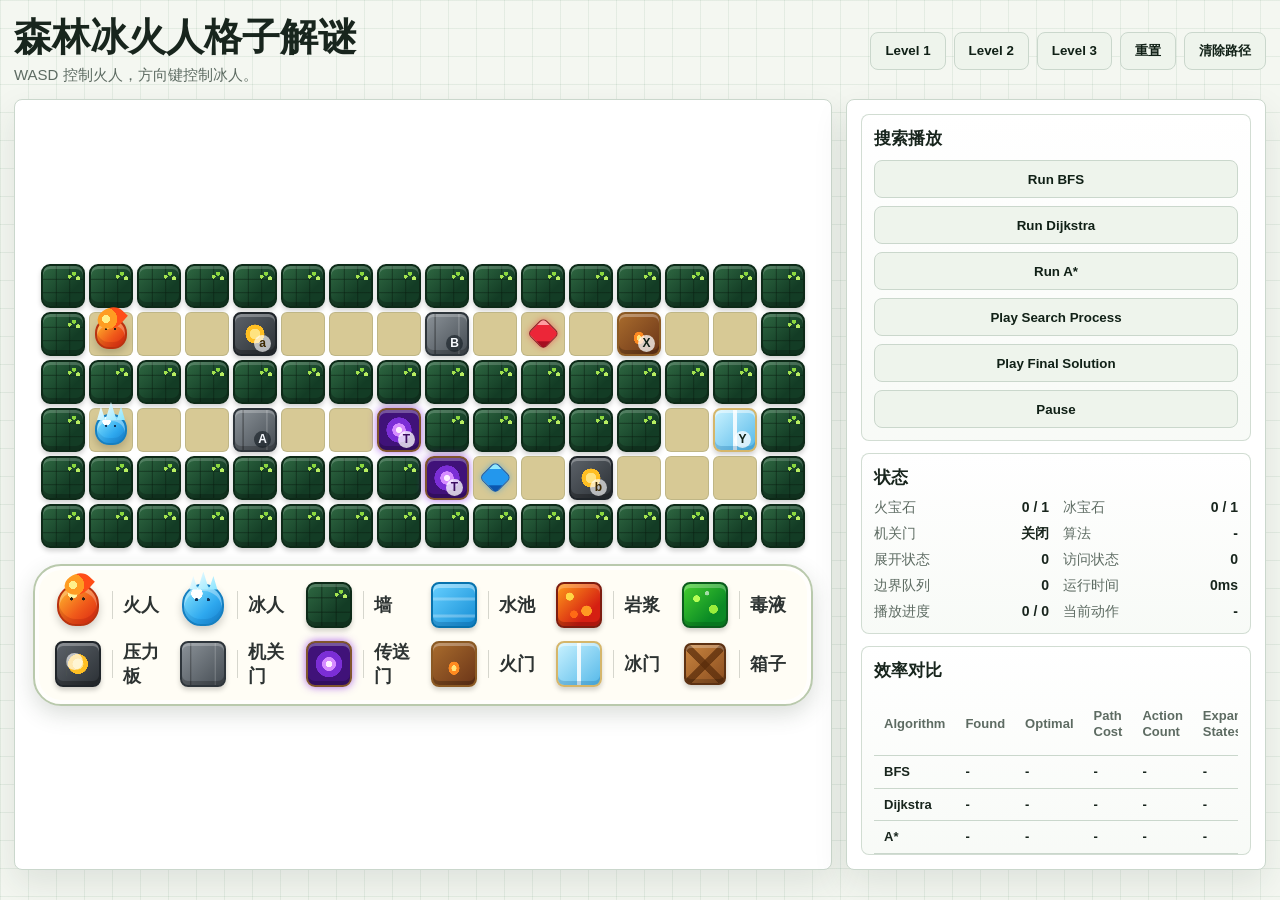
<file: index.html>
<!doctype html>
<html lang="zh-CN">
  <head>
    <meta charset="UTF-8" />
    <meta name="viewport" content="width=device-width, initial-scale=1.0" />
    <title>森林冰火人格子解谜</title>
    <link rel="stylesheet" href="./css/styles.css" />
  </head>
  <body>
    <main class="app">
      <section class="topbar">
        <div>
          <h1>森林冰火人格子解谜</h1>
          <p id="statusText">收集对应宝石，让火人进火门、冰人进冰门。</p>
        </div>
        <div class="actions">
          <button data-level="level1" type="button">Level 1</button>
          <button data-level="level2" type="button">Level 2</button>
          <button data-level="level3" type="button">Level 3</button>
          <button id="resetBtn" type="button">重置</button>
          <button id="clearPathBtn" type="button">清除路径</button>
        </div>
      </section>

      <section class="layout">
        <div class="boardPanel">
          <div class="boardStack">
            <div id="board" class="board" aria-label="游戏地图"></div>
            <div id="legend" class="legend legendBar"></div>
          </div>
        </div>

        <aside class="sidePanel">
          <div class="panelSection">
            <h2>搜索播放</h2>
            <div class="pathButtons">
              <button data-run="bfs" type="button">Run BFS</button>
              <button data-run="dijkstra" type="button">Run Dijkstra</button>
              <button data-run="astar" type="button">Run A*</button>
              <button id="playSearchBtn" type="button">Play Search Process</button>
              <button id="playSolutionBtn" type="button">Play Final Solution</button>
              <button id="pauseBtn" type="button">Pause</button>
            </div>
          </div>

          <div class="panelSection">
            <h2>状态</h2>
            <dl class="stats">
              <div><dt>火宝石</dt><dd id="fireGemStat">0 / 0</dd></div>
              <div><dt>冰宝石</dt><dd id="iceGemStat">0 / 0</dd></div>
              <div><dt>机关门</dt><dd id="doorStat">关闭</dd></div>
              <div><dt>算法</dt><dd id="algorithmStat">-</dd></div>
              <div><dt>展开状态</dt><dd id="expandedStat">0</dd></div>
              <div><dt>访问状态</dt><dd id="visitedStat">0</dd></div>
              <div><dt>边界队列</dt><dd id="frontierStat">0</dd></div>
              <div><dt>运行时间</dt><dd id="runtimeStat">0ms</dd></div>
              <div><dt>播放进度</dt><dd id="stepStat">0 / 0</dd></div>
              <div><dt>当前动作</dt><dd id="actionStat">-</dd></div>
            </dl>
          </div>

          <div class="panelSection">
            <h2>效率对比</h2>
            <div class="comparisonWrap">
              <table class="comparisonTable">
                <thead>
                  <tr>
                    <th>Algorithm</th>
                    <th>Found</th>
                    <th>Optimal</th>
                    <th>Path Cost</th>
                    <th>Action Count</th>
                    <th>Expanded States</th>
                    <th>Visited States</th>
                    <th>Max Frontier Size</th>
                    <th>Runtime</th>
                  </tr>
                </thead>
                <tbody id="comparisonBody"></tbody>
              </table>
            </div>
            <p class="heuristicNote">
              A*: h = manhattan(fire, fireExit) + manhattan(ice, iceExit)。该 heuristic 忽略门、按钮、箱子，因此通常低估真实成本。
            </p>
            <ul class="algorithmNotes">
              <li>BFS 通常扩展最多状态。</li>
              <li>Dijkstra 适合加权动作。</li>
              <li>A* 通常扩展更少状态，但依赖 heuristic 质量。</li>
            </ul>
          </div>

        </aside>
      </section>
    </main>

    <script src="./js/bundle.js"></script>
  </body>
</html>
</file>
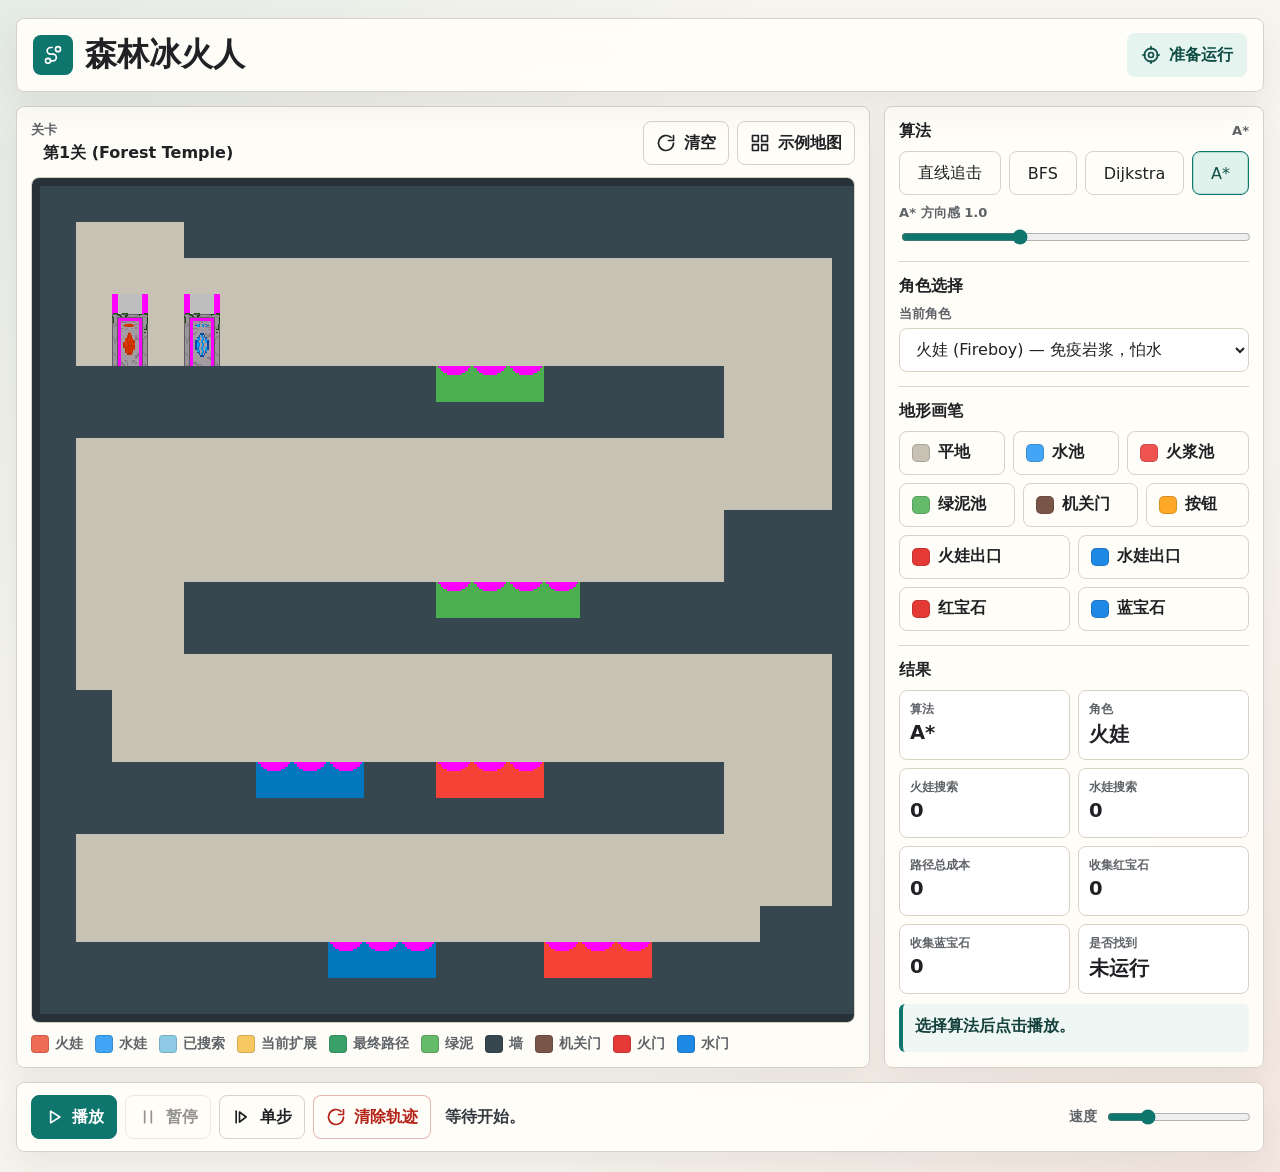
<file: Pathfinding Lab.html>
<!doctype html>
<html lang="zh-CN">
<head>
  <meta charset="utf-8">
  <meta name="viewport" content="width=device-width, initial-scale=1">
  <title>森林冰火人</title>
  <style>
    :root {
      --bg: #f7f5ef;
      --surface: #fffdf8;
      --surface-2: #f0eee7;
      --ink: #202124;
      --muted: #5f6368;
      --line: #d8d2c4;
      --primary: #0f766e;
      --primary-strong: #115e59;
      --focus: #2563eb;
      --danger: #b42318;
      --path: #38a169;
      --searched: #8ecae6;
      --frontier: #f6c85f;
      --fireboy: #ef6c55;
      --watergirl: #42a5f5;
      --mud: #66bb6a;
      --gate: #795548;
      --ruby: #e53935;
      --sapphire: #1e88e5;
      --button: #ffa726;
      --lever: #ab47bc;
      --exit-fire: #e53935;
      --exit-water: #1e88e5;
      --plain: #c8c2b4;
      --water: #42a5f5;
      --lava: #ef5350;
      --wall: #37474f;
      --cell-size: 36px;
      color-scheme: light;
      font-family: ui-sans-serif, system-ui, -apple-system, BlinkMacSystemFont, "Segoe UI", sans-serif;
    }

    * {
      box-sizing: border-box;
    }

    html,
    body {
      min-height: 100%;
      margin: 0;
      background:
        linear-gradient(135deg, rgba(15, 118, 110, 0.08), transparent 32%),
        linear-gradient(315deg, rgba(220, 38, 38, 0.07), transparent 30%),
        var(--bg);
      color: var(--ink);
    }

    body {
      min-height: 100dvh;
      overflow-x: hidden;
    }

    button,
    input,
    select {
      font: inherit;
    }

    button {
      min-height: 44px;
      border: 1px solid var(--line);
      border-radius: 8px;
      background: var(--surface);
      color: var(--ink);
      cursor: pointer;
      transition: transform 160ms ease, background 160ms ease, border-color 160ms ease, box-shadow 160ms ease;
      touch-action: manipulation;
    }

    button:hover {
      border-color: #a8a095;
      background: #ffffff;
    }

    button:active {
      transform: scale(0.98);
    }

    button:focus-visible,
    input:focus-visible,
    select:focus-visible,
    .cell:focus-visible {
      outline: 3px solid rgba(37, 99, 235, 0.35);
      outline-offset: 2px;
    }

    button:disabled {
      opacity: 0.48;
      cursor: not-allowed;
    }

    .sr-only {
      position: absolute;
      width: 1px;
      height: 1px;
      padding: 0;
      margin: -1px;
      overflow: hidden;
      clip: rect(0, 0, 0, 0);
      border: 0;
      white-space: nowrap;
    }

    .app {
      width: min(1500px, calc(100vw - 32px));
      min-height: 100dvh;
      margin: 0 auto;
      padding: 18px 0 20px;
      display: grid;
      grid-template-rows: auto minmax(0, 1fr) auto;
      gap: 14px;
    }

    .topbar {
      min-height: 64px;
      display: flex;
      align-items: center;
      justify-content: space-between;
      gap: 16px;
      padding: 14px 16px;
      border: 1px solid var(--line);
      border-radius: 8px;
      background: rgba(255, 253, 248, 0.92);
      box-shadow: 0 14px 34px rgba(55, 47, 36, 0.08);
      backdrop-filter: blur(12px);
    }

    .brand {
      display: flex;
      align-items: center;
      gap: 12px;
      min-width: 0;
    }

    .brand-mark {
      width: 40px;
      height: 40px;
      border-radius: 8px;
      background: var(--primary);
      color: #fff;
      display: grid;
      place-items: center;
      flex: 0 0 auto;
    }

    .brand h1 {
      margin: 0;
      font-size: clamp(1.25rem, 1.6vw + 0.9rem, 2rem);
      line-height: 1.1;
      letter-spacing: 0;
    }

    .status-pill {
      min-height: 44px;
      display: inline-flex;
      align-items: center;
      gap: 8px;
      padding: 0 14px;
      border-radius: 8px;
      background: #e5f4ef;
      color: #0f4d45;
      font-weight: 700;
      white-space: nowrap;
    }

    .main {
      display: grid;
      grid-template-columns: minmax(0, 1fr) 380px;
      gap: 14px;
      min-height: 0;
    }

    .map-panel,
    .control-panel,
    .timeline {
      border: 1px solid var(--line);
      border-radius: 8px;
      background: rgba(255, 253, 248, 0.94);
      box-shadow: 0 14px 34px rgba(55, 47, 36, 0.08);
    }

    .map-panel {
      min-width: 0;
      padding: 14px;
      display: grid;
      grid-template-rows: auto minmax(0, 1fr) auto;
      gap: 12px;
    }

    .map-toolbar {
      display: flex;
      align-items: center;
      justify-content: space-between;
      gap: 12px;
      flex-wrap: wrap;
    }

    .field {
      display: grid;
      gap: 6px;
    }

    .field label,
    .group-title {
      color: var(--muted);
      font-size: 0.82rem;
      font-weight: 800;
      line-height: 1.2;
    }

    select,
    input[type="number"] {
      min-height: 44px;
      border: 1px solid var(--line);
      border-radius: 8px;
      background: #fff;
      padding: 0 12px;
      color: var(--ink);
    }

    input[type="range"] {
      width: 100%;
      accent-color: var(--primary);
    }

    .toolbar-actions,
    .segmented,
    .terrain-tools {
      display: flex;
      flex-wrap: wrap;
      gap: 8px;
    }

    .icon-btn,
    .action-btn,
    .terrain-btn {
      display: inline-flex;
      align-items: center;
      justify-content: center;
      gap: 8px;
      padding: 0 12px;
      font-weight: 800;
    }

    .icon {
      width: 20px;
      height: 20px;
      display: inline-block;
      fill: none;
      stroke: currentColor;
      stroke-width: 2;
      stroke-linecap: round;
      stroke-linejoin: round;
      flex: 0 0 auto;
    }

    .primary {
      background: var(--primary);
      border-color: var(--primary);
      color: #fff;
    }

    .primary:hover {
      background: var(--primary-strong);
      border-color: var(--primary-strong);
    }

    .danger {
      color: var(--danger);
      border-color: rgba(180, 35, 24, 0.32);
    }

    .board-wrap {
      min-height: 0;
      display: grid;
      place-items: center;
      overflow: auto;
      padding: 8px;
      border: 1px solid #d6d0c2;
      border-radius: 8px;
      background: #263238;
    }

    .board {
      display: grid;
      gap: 0;
      padding: 0;
      border-radius: 4px;
      background: transparent;
      touch-action: none;
      user-select: none;
    }

    .cell {
      position: relative;
      width: var(--cell-size);
      height: var(--cell-size);
      min-width: var(--cell-size);
      min-height: var(--cell-size);
      border: 0;
      border-radius: 0;
      padding: 0;
      display: grid;
      place-items: center;
      overflow: hidden;
    }

    .cell::before {
      content: "";
      position: absolute;
      inset: 0;
      background: transparent;
      opacity: 0;
      transition: opacity 160ms ease;
    }

    .cell.searched::before {
      background: var(--searched);
      opacity: 0.62;
    }

    .cell.frontier::before {
      background: var(--frontier);
      opacity: 0.78;
    }

    .cell.path::before {
      background: var(--path);
      opacity: 0.78;
    }

    .cell.stuck::before {
      background: var(--danger);
      opacity: 0.64;
    }

    .cell.plain { background: var(--plain); }
    .cell.water { background: var(--water); }
    .cell.lava { background: var(--lava); }
    .cell.mud { background: var(--mud); }
    .cell.gate { background: var(--gate); }
    .cell.button { background: var(--button); }
    .cell.exit-fire { background: var(--exit-fire); }
    .cell.exit-water { background: var(--exit-water); }
    .cell.wall { background: var(--wall); color: #f7f5ef; }
    .exit-door-top {
      position: relative;
    }
    .has-door-icon::after {
      content: "";
      position: absolute;
      top: 0;
      left: 25%;
      width: 50%;
      height: 100%;
      background-image: var(--door-icon);
      background-size: 100% 150%;
      background-position: center 66.67%;
      background-repeat: no-repeat;
      z-index: 3;
      pointer-events: none;
      image-rendering: pixelated;
    }
    .has-door-icon-top::after {
      content: "";
      position: absolute;
      bottom: 0;
      left: 25%;
      width: 50%;
      height: 25%;
      background-image: var(--door-icon);
      background-size: 100% 100%;
      background-position: center 0;
      background-repeat: no-repeat;
      z-index: 3;
      pointer-events: none;
      image-rendering: pixelated;
    }
    .cell.ruby::after,
    .cell.sapphire::after {
      content: "";
      position: absolute;
      top: 4px;
      right: 4px;
      width: 14px;
      height: 14px;
      border-radius: 50%;
      z-index: 3;
      box-shadow: 0 2px 6px rgba(0,0,0,0.35);
    }
    .cell.ruby::after { background: var(--ruby); }
    .cell.sapphire::after { background: var(--sapphire); }

    .cell .terrain-icon,
    .cell .actor-icon {
      position: relative;
      z-index: 1;
    }

    .terrain-icon {
      width: 22px;
      height: 22px;
      opacity: 0.66;
      color: rgba(32, 33, 36, 0.68);
    }

    .wall .terrain-icon {
      color: #f7f5ef;
      opacity: 0.9;
    }

    .actor-icon {
      position: absolute;
      inset: 5px;
      z-index: 2;
      border-radius: 7px;
      display: grid;
      place-items: center;
      color: #fff;
      box-shadow: 0 8px 14px rgba(32, 33, 36, 0.24);
      cursor: grab;
    }

    .actor-icon:active {
      cursor: grabbing;
    }

    .actor-icon.fireboy { background: var(--fireboy); }
    .actor-icon.watergirl { background: var(--watergirl); }

    .actor-icon .icon {
      width: 24px;
      height: 24px;
    }

    .legend {
      display: flex;
      flex-wrap: wrap;
      gap: 8px 12px;
      align-items: center;
      color: var(--muted);
      font-size: 0.85rem;
      font-weight: 700;
    }

    .legend-item {
      display: inline-flex;
      align-items: center;
      gap: 6px;
    }

    .swatch {
      width: 18px;
      height: 18px;
      border-radius: 4px;
      border: 1px solid rgba(32, 33, 36, 0.18);
    }

    .control-panel {
      min-height: 0;
      padding: 14px;
      display: grid;
      align-content: start;
      gap: 14px;
      overflow: auto;
    }

    .section {
      display: grid;
      gap: 10px;
      padding-bottom: 14px;
      border-bottom: 1px solid var(--line);
    }

    .section:last-child {
      border-bottom: 0;
      padding-bottom: 0;
    }

    .section-head {
      display: flex;
      align-items: center;
      justify-content: space-between;
      gap: 10px;
    }

    .section h2 {
      margin: 0;
      font-size: 1rem;
      line-height: 1.25;
    }

    .segmented button,
    .terrain-btn {
      flex: 1 1 auto;
    }

    .segmented button[aria-pressed="true"],
    .terrain-btn[aria-pressed="true"] {
      border-color: var(--primary);
      background: #dff3ec;
      color: #0d5049;
      box-shadow: inset 0 0 0 1px rgba(15, 118, 110, 0.2);
    }

    .terrain-btn {
      justify-content: flex-start;
      min-width: 103px;
    }

    .terrain-dot {
      width: 18px;
      height: 18px;
      border-radius: 5px;
      border: 1px solid rgba(32, 33, 36, 0.18);
      flex: 0 0 auto;
    }

    .stats {
      display: grid;
      grid-template-columns: repeat(2, minmax(0, 1fr));
      gap: 8px;
    }

    .stat {
      min-height: 70px;
      padding: 10px;
      border: 1px solid var(--line);
      border-radius: 8px;
      background: #fff;
    }

    .stat-label {
      color: var(--muted);
      font-size: 0.78rem;
      font-weight: 800;
    }

    .stat-value {
      margin-top: 3px;
      font-size: 1.22rem;
      font-weight: 900;
      font-variant-numeric: tabular-nums;
      overflow-wrap: anywhere;
    }

    .feedback {
      min-height: 48px;
      padding: 10px 12px;
      border-left: 4px solid var(--primary);
      border-radius: 6px;
      background: #eef7f4;
      color: #15413d;
      line-height: 1.5;
      font-weight: 650;
    }

    .timeline {
      display: grid;
      grid-template-columns: auto minmax(0, 1fr) auto;
      gap: 14px;
      align-items: center;
      padding: 12px 14px;
    }

    .play-controls {
      display: flex;
      gap: 8px;
      align-items: center;
    }

    .step-text {
      min-height: 44px;
      display: flex;
      align-items: center;
      line-height: 1.45;
      color: #343a40;
      font-weight: 700;
    }

    .speed-control {
      min-width: 180px;
      display: grid;
      grid-template-columns: auto minmax(0, 1fr);
      gap: 8px;
      align-items: center;
      color: var(--muted);
      font-weight: 800;
      font-size: 0.85rem;
    }

    .hidden-symbols {
      display: none;
    }

    @media (max-width: 1160px) {
      :root {
        --cell-size: 38px;
      }

      .main {
        grid-template-columns: 1fr;
      }

      .control-panel {
        max-height: none;
        overflow: visible;
      }
    }

    @media (max-width: 720px) {
      :root {
        --cell-size: 32px;
      }

      .app {
        width: min(100vw - 18px, 1500px);
        padding-top: 10px;
      }

      .topbar,
      .timeline {
        grid-template-columns: 1fr;
        align-items: stretch;
      }

      .topbar {
        flex-direction: column;
        align-items: stretch;
      }

      .status-pill,
      .timeline {
        width: 100%;
      }

      .map-panel,
      .control-panel {
        padding: 10px;
      }

      .timeline {
        display: grid;
      }

      .play-controls {
        display: grid;
        grid-template-columns: repeat(2, minmax(0, 1fr));
      }

      .speed-control {
        min-width: 0;
      }

      .stats {
        grid-template-columns: 1fr;
      }

      .cell {
        border-radius: 5px;
      }
    }

    @media (prefers-reduced-motion: reduce) {
      *,
      *::before,
      *::after {
        animation-duration: 0.01ms !important;
        animation-iteration-count: 1 !important;
        scroll-behavior: auto !important;
        transition-duration: 0.01ms !important;
      }
    }
  </style>
</head>
<body>
  <svg class="hidden-symbols" aria-hidden="true">
    <symbol id="icon-route" viewBox="0 0 24 24">
      <circle cx="6" cy="19" r="3"></circle><circle cx="18" cy="5" r="3"></circle><path d="M9 19h3a4 4 0 0 0 0-8H9a4 4 0 0 1 0-8h2"></path>
    </symbol>
    <symbol id="icon-play" viewBox="0 0 24 24">
      <path d="M8 5v14l11-7z"></path>
    </symbol>
    <symbol id="icon-pause" viewBox="0 0 24 24">
      <path d="M8 5v14"></path><path d="M16 5v14"></path>
    </symbol>
    <symbol id="icon-step" viewBox="0 0 24 24">
      <path d="M5 5v14"></path><path d="m9 6 8 6-8 6V6z"></path>
    </symbol>
    <symbol id="icon-refresh" viewBox="0 0 24 24">
      <path d="M21 12a9 9 0 1 1-3-6.7"></path><path d="M21 3v6h-6"></path>
    </symbol>
    <symbol id="icon-grid" viewBox="0 0 24 24">
      <rect x="3" y="3" width="7" height="7"></rect><rect x="14" y="3" width="7" height="7"></rect><rect x="3" y="14" width="7" height="7"></rect><rect x="14" y="14" width="7" height="7"></rect>
    </symbol>
    <symbol id="icon-monster" viewBox="0 0 24 24">
      <path d="M5 15V9a7 7 0 0 1 14 0v6"></path><path d="M5 15c1.5-1 2.5-1 4 0s2.5 1 4 0 2.5-1 4 0 2.5 1 2 0v4H5z"></path><circle cx="9" cy="10" r="1"></circle><circle cx="15" cy="10" r="1"></circle><path d="M10 14h4"></path>
    </symbol>
    <symbol id="icon-player" viewBox="0 0 24 24">
      <circle cx="12" cy="7" r="4"></circle><path d="M5 21a7 7 0 0 1 14 0"></path>
    </symbol>
    <symbol id="icon-wall" viewBox="0 0 24 24">
      <path d="M3 8h18"></path><path d="M3 16h18"></path><path d="M8 8v8"></path><path d="M16 8v8"></path><rect x="3" y="4" width="18" height="16" rx="2"></rect>
    </symbol>
    <symbol id="icon-water" viewBox="0 0 24 24">
      <path d="M3 9c2 2 4 2 6 0s4-2 6 0 4 2 6 0"></path><path d="M3 15c2 2 4 2 6 0s4-2 6 0 4 2 6 0"></path>
    </symbol>
    <symbol id="icon-lava" viewBox="0 0 24 24">
      <path d="M12 3c1 4-3 5-1 9 1-2 3-3 4-5 3 5 2 11-3 14-5-2-8-8-3-14"></path>
    </symbol>
    <symbol id="icon-door" viewBox="0 0 24 24">
      <path d="M6 21V4a1 1 0 0 1 1-1h10a1 1 0 0 1 1 1v17"></path><path d="M10 12h.01"></path><path d="M4 21h16"></path>
    </symbol>
    <symbol id="icon-dot" viewBox="0 0 24 24">
      <circle cx="12" cy="12" r="5"></circle>
    </symbol>
    <symbol id="icon-target" viewBox="0 0 24 24">
      <circle cx="12" cy="12" r="8"></circle><circle cx="12" cy="12" r="3"></circle><path d="M12 2v3"></path><path d="M12 19v3"></path><path d="M2 12h3"></path><path d="M19 12h3"></path>
    </symbol>
  </svg>

  <div class="app">
    <header class="topbar">
      <div class="brand">
        <div class="brand-mark"><svg class="icon"><use href="#icon-route"></use></svg></div>
        <h1>森林冰火人</h1>
      </div>
      <div class="status-pill" id="statusPill">
        <svg class="icon"><use href="#icon-target"></use></svg>
        <span>火娃寻路准备</span>
      </div>
    </header>

    <main class="main">
      <section class="map-panel" aria-label="地图区域">
        <div class="map-toolbar">
          <div class="field">
            <label>关卡</label>
            <span style="font-weight: 700; padding: 0 12px;">第1关 (Forest Temple)</span>
          </div>
          <div class="toolbar-actions">
            <button class="action-btn" id="clearBtn" type="button"><svg class="icon"><use href="#icon-refresh"></use></svg>清空</button>
            <button class="action-btn" id="presetBtn" type="button"><svg class="icon"><use href="#icon-grid"></use></svg>示例地图</button>
          </div>
        </div>

        <div class="board-wrap">
          <div class="board" id="board" role="grid" aria-label="可编辑寻路地图"></div>
        </div>

        <div class="legend" aria-label="图例">
          <span class="legend-item"><span class="swatch" style="background: var(--fireboy)"></span>火娃</span>
          <span class="legend-item"><span class="swatch" style="background: var(--watergirl)"></span>水娃</span>
          <span class="legend-item"><span class="swatch" style="background: var(--searched)"></span>已搜索</span>
          <span class="legend-item"><span class="swatch" style="background: var(--frontier)"></span>当前扩展</span>
          <span class="legend-item"><span class="swatch" style="background: var(--path)"></span>最终路径</span>
          <span class="legend-item"><span class="swatch" style="background: var(--mud)"></span>绿泥</span>
          <span class="legend-item"><span class="swatch" style="background: var(--wall)"></span>墙</span>
          <span class="legend-item"><span class="swatch" style="background: var(--gate)"></span>机关门</span>
          <span class="legend-item"><span class="swatch" style="background: var(--exit-fire)"></span>火门</span>
          <span class="legend-item"><span class="swatch" style="background: var(--exit-water)"></span>水门</span>
        </div>
      </section>

      <aside class="control-panel" aria-label="算法控制面板">
        <section class="section">
          <div class="section-head">
            <h2>算法</h2>
            <span class="group-title" id="algorithmLabel">A*</span>
          </div>
          <div class="segmented" id="algorithmButtons" aria-labelledby="algorithmLabel">
            <button type="button" data-algorithm="chase">直线追击</button>
            <button type="button" data-algorithm="bfs">BFS</button>
            <button type="button" data-algorithm="dijkstra">Dijkstra</button>
            <button type="button" data-algorithm="astar" aria-pressed="true">A*</button>
          </div>
          <div class="field">
            <label for="heuristicWeight">A* 方向感 <span id="weightValue">1.0</span></label>
            <input id="heuristicWeight" type="range" min="0" max="3" step="0.1" value="1">
          </div>
        </section>

        <section class="section">
          <div class="section-head">
            <h2>角色选择</h2>
          </div>
          <div class="field">
            <label for="characterSelect">当前角色</label>
            <select id="characterSelect">
              <option value="fireboy" selected>火娃 (Fireboy) — 免疫岩浆，怕水</option>
              <option value="watergirl">水娃 (Watergirl) — 免疫水，怕岩浆</option>
            </select>
          </div>
        </section>

        <section class="section">
          <div class="section-head">
            <h2>地形画笔</h2>
          </div>
          <div class="terrain-tools" id="terrainTools"></div>
        </section>

<section class="section">
          <div class="section-head">
            <h2>结果</h2>
          </div>
          <div class="stats" id="stats"></div>
          <div class="feedback" id="feedback">选择角色和算法后点击播放。火娃免疫岩浆，水娃免疫水，绿泥双方皆死。</div>
        </section>
      </aside>
    </main>

    <footer class="timeline" aria-label="时间轴">
      <div class="play-controls">
        <button class="icon-btn primary" id="runBtn" type="button"><svg class="icon"><use href="#icon-play"></use></svg>播放</button>
        <button class="icon-btn" id="pauseBtn" type="button" disabled><svg class="icon"><use href="#icon-pause"></use></svg>暂停</button>
        <button class="icon-btn" id="stepBtn" type="button"><svg class="icon"><use href="#icon-step"></use></svg>单步</button>
        <button class="icon-btn danger" id="clearVizBtn" type="button"><svg class="icon"><use href="#icon-refresh"></use></svg>清除轨迹</button>
      </div>
      <div class="step-text" id="stepText">选择角色和算法，点击播放开始寻路。</div>
      <div class="speed-control">
        <label for="speedRange">速度</label>
        <input id="speedRange" type="range" min="60" max="520" step="20" value="180">
      </div>
    </footer>
  </div>

  <script>
    const IMG_BASE = ".";
    const terrainDefs = {
      plain:  { label: "平地",   icon: "icon-dot",   color: "var(--plain)",  passable: true },
      water:  { label: "水池",   icon: "icon-water", color: "var(--water)",  passable: true,  fireboyDies: true, img: IMG_BASE + "/water.png" },
      lava:   { label: "火浆池", icon: "icon-lava",  color: "var(--lava)",   passable: true,  watergirlDies: true, img: IMG_BASE + "/lava.png" },
      mud:    { label: "绿泥池", icon: "icon-dot",   color: "var(--mud)",    passable: true,  bothDie: true, img: IMG_BASE + "/goo.png" },
      gate:   { label: "机关门", icon: "icon-door",  color: "var(--gate)",   passable: false, img: IMG_BASE + "/gate.png" },
      button: { label: "按钮",   icon: "icon-target",color: "var(--button)", passable: true, img: IMG_BASE + "/plate.png" },
      exit_fire:  { label: "火娃出口", icon: "icon-door", color: "var(--exit-fire)",  passable: true, img: IMG_BASE + "/fire_door.png", doorFrame: true },
      exit_water: { label: "水娃出口", icon: "icon-door", color: "var(--exit-water)", passable: true, img: IMG_BASE + "/water_door.png", doorFrame: true },
      wall:   { label: "墙",     icon: "icon-wall",  color: "var(--wall)",   passable: false },
      ruby:    { label: "红宝石", icon: "icon-dot",   color: "var(--ruby)",    passable: true, collectible: true },
      sapphire:{ label: "蓝宝石", icon: "icon-dot",   color: "var(--sapphire)",passable: true, collectible: true },
    };

    const collectibleDefs = {
      ruby:    { label: "红宝石", color: "var(--ruby)",    collector: "fireboy" },
      sapphire:{ label: "蓝宝石", color: "var(--sapphire)",collector: "watergirl" }
    };

    const mechanismDefs = {
      button: { type: "hold", label: "按钮", note: "踩住触发，松开复原" },
    };

    const characterDefs = {
      fireboy: {
        label: "火娃",
        icon: "icon-monster",
        img: IMG_BASE + "/magmaboy.png",
        immune: ["lava"],
        weakness: ["water", "mud"],
        costs: { plain: 1, water: Infinity, lava: 1, mud: Infinity, gate: Infinity, button: 1, exit_fire: 1, exit_water: 1, wall: Infinity }
      },
      watergirl: {
        label: "水娃",
        icon: "icon-player",
        img: IMG_BASE + "/hydrogirl.png",
        immune: ["water"],
        weakness: ["lava", "mud"],
        costs: { plain: 1, water: 1, lava: Infinity, mud: Infinity, gate: Infinity, button: 1, exit_fire: 1, exit_water: 1, wall: Infinity }
      }
    };

    const terrainOrder = ["plain", "water", "lava", "mud", "gate", "button", "exit_fire", "exit_water", "ruby", "sapphire"];
    const movableTerrain = ["water", "lava", "mud", "gate", "button"];
    const presets = ["lavaShortcut", "waterMaze", "mudChallenge", "coopDoor"];

    const _W = "wall", _A = "air", _M = "mud", _T = "water", _L = "lava", _EF = "exit_fire", _EW = "exit_water";
    const LEVEL_MAP = [
      [_W,_W,_W,_W,_W,_W,_W,_W,_W,_W,_W,_W,_W,_W,_W,_W,_W,_W,_W,_W,_W,_W,_W],
      [_W,_A,_A,_A,_W,_W,_W,_W,_W,_W,_W,_W,_W,_W,_W,_W,_W,_W,_W,_W,_W,_W,_W],
      [_W,_A,_A,_A,_A,_A,_A,_A,_A,_A,_A,_A,_A,_A,_A,_A,_A,_A,_A,_A,_A,_A,_W],
      [_W,_A,_A,_A,_A,_A,_A,_A,_A,_A,_A,_A,_A,_A,_A,_A,_A,_A,_A,_A,_A,_A,_W],
      [_W,_A,_EF,_A,_EW,_A,_A,_A,_A,_A,_A,_A,_A,_A,_A,_A,_A,_A,_A,_A,_A,_A,_W],
      [_W,_W,_W,_W,_W,_W,_W,_W,_W,_W,_W,_M,_M,_M,_W,_W,_W,_W,_W,_A,_A,_A,_W],
      [_W,_W,_W,_W,_W,_W,_W,_W,_W,_W,_W,_W,_W,_W,_W,_W,_W,_W,_W,_A,_A,_A,_W],
      [_W,_A,_A,_A,_A,_A,_A,_A,_A,_A,_A,_A,_A,_A,_A,_A,_A,_A,_A,_A,_A,_A,_W],
      [_W,_A,_A,_A,_A,_A,_A,_A,_A,_A,_A,_A,_A,_A,_A,_A,_A,_A,_A,_A,_A,_A,_W],
      [_W,_A,_A,_A,_A,_A,_A,_A,_A,_A,_A,_A,_A,_A,_A,_A,_A,_A,_A,_W,_W,_W,_W],
      [_W,_A,_A,_A,_A,_A,_A,_A,_A,_A,_A,_A,_A,_A,_A,_A,_A,_A,_A,_W,_W,_W,_W],
      [_W,_A,_A,_A,_W,_W,_W,_W,_W,_W,_W,_M,_M,_M,_M,_W,_W,_W,_W,_W,_W,_W,_W],
      [_W,_A,_A,_A,_W,_W,_W,_W,_W,_W,_W,_W,_W,_W,_W,_W,_W,_W,_W,_W,_W,_W,_W],
      [_W,_A,_A,_A,_A,_A,_A,_A,_A,_A,_A,_A,_A,_A,_A,_A,_A,_A,_A,_A,_A,_A,_W],
      [_W,_W,_A,_A,_A,_A,_A,_A,_A,_A,_A,_A,_A,_A,_A,_A,_A,_A,_A,_A,_A,_A,_W],
      [_W,_W,_A,_A,_A,_A,_A,_A,_A,_A,_A,_A,_A,_A,_A,_A,_A,_A,_A,_A,_A,_A,_W],
      [_W,_W,_W,_W,_W,_W,_T,_T,_T,_W,_W,_L,_L,_L,_W,_W,_W,_W,_W,_A,_A,_A,_W],
      [_W,_W,_W,_W,_W,_W,_W,_W,_W,_W,_W,_W,_W,_W,_W,_W,_W,_W,_W,_A,_A,_A,_W],
      [_W,_A,_A,_A,_A,_A,_A,_A,_A,_A,_A,_A,_A,_A,_A,_A,_A,_A,_A,_A,_A,_A,_W],
      [_W,_A,_A,_A,_A,_A,_A,_A,_A,_A,_A,_A,_A,_A,_A,_A,_A,_A,_A,_A,_A,_A,_W],
      [_W,_A,_A,_A,_A,_A,_A,_A,_A,_A,_A,_A,_A,_A,_A,_A,_A,_A,_A,_A,_W,_W,_W],
      [_W,_W,_W,_W,_W,_W,_W,_W,_T,_T,_T,_W,_W,_W,_L,_L,_L,_W,_W,_W,_W,_W,_W],
      [_W,_W,_W,_W,_W,_W,_W,_W,_W,_W,_W,_W,_W,_W,_W,_W,_W,_W,_W,_W,_W,_W,_W],
    ];
    // LEVEL_MAP strings: air=plain, mud=mud, water=water, lava=lava, wall=wall
    function buildGridFromLevel() {
      const h = LEVEL_MAP.length;
      const w = LEVEL_MAP[0].length;
      const grid = [];
      const baseGrid = [];
      for (let y = 0; y < h; y++) {
        const row = [];
        const baseRow = [];
        for (let x = 0; x < w; x++) {
          const tile = LEVEL_MAP[y][x];
          if (tile === "air" || tile === "plain") {
            row.push("plain");
            baseRow.push("plain");
          } else if (tile === "mud") {
            row.push("mud");
            baseRow.push("wall");
          } else if (tile === "water") {
            row.push("water");
            baseRow.push("wall");
          } else if (tile === "lava") {
            row.push("lava");
            baseRow.push("wall");
          } else if (tile === "exit_fire") {
            row.push("exit_fire");
            baseRow.push("plain");
          } else if (tile === "exit_water") {
            row.push("exit_water");
            baseRow.push("plain");
          } else {
            row.push("wall");
            baseRow.push("wall");
          }
        }
        grid.push(row);
        baseGrid.push(baseRow);
      }
      return { grid, baseGrid, width: w, height: h };
    }
    const builtLevel = buildGridFromLevel();

    const state = {
      width: builtLevel.width,
      height: builtLevel.height,
      grid: builtLevel.grid,
      originalGrid: builtLevel.baseGrid.map(row => [...row]),
      fireboy: { x: 1, y: 4 },
      watergirl: { x: 2, y: 4 },
      algorithm: "astar",
      brush: "wall",
      activeCharacter: "fireboy",
      costs: characterDefs.fireboy.costs,
      dragging: null,
      painting: false,
      isAnimating: false,
      timer: null,
      animation: null,
      presetIndex: 0,
      viz: {
        searched: new Set(),
        frontier: new Set(),
        path: new Set(),
        searched2: new Set(),
        path2: new Set(),
        stuck: null
      },
      result: null,
      result2: null,
      mechanisms: {},
      collectibles: new Map(),
      collected: { ruby: 0, sapphire: 0 },
      targets: { fireboy: null, watergirl: null }
    };

    const board = document.getElementById("board");
    const terrainTools = document.getElementById("terrainTools");
    const characterSelect = document.getElementById("characterSelect");
    const algorithmButtons = document.getElementById("algorithmButtons");
    const heuristicWeight = document.getElementById("heuristicWeight");
    const weightValue = document.getElementById("weightValue");
    const stats = document.getElementById("stats");
    const feedback = document.getElementById("feedback");
    const stepText = document.getElementById("stepText");
    const statusPill = document.getElementById("statusPill").querySelector("span");
    const runBtn = document.getElementById("runBtn");
    const pauseBtn = document.getElementById("pauseBtn");
    const stepBtn = document.getElementById("stepBtn");
    const clearVizBtn = document.getElementById("clearVizBtn");
    const clearBtn = document.getElementById("clearBtn");
    const presetBtn = document.getElementById("presetBtn");
    const speedRange = document.getElementById("speedRange");

    function keyOf(x, y) {
      return `${x},${y}`;
    }

    function parseKey(key) {
      const [x, y] = key.split(",").map(Number);
      return { x, y };
    }

    function inBounds(x, y) {
      return x >= 0 && y >= 0 && x < state.width && y < state.height;
    }

    function isActor(x, y) {
      if (state.fireboy.x === x && state.fireboy.y === y) return "fireboy";
      if (state.watergirl.x === x && state.watergirl.y === y) return "watergirl";
      return null;
    }

    function otherCharacter(ch) {
      return ch === "fireboy" ? "watergirl" : "fireboy";
    }

    function isGateOpen(key) {
      return state.mechanisms[key] === true;
    }

    function isPassable(x, y, character) {
      if (!inBounds(x, y)) return false;
      const terrain = state.grid[y][x];
      const def = terrainDefs[terrain];
      if (!def || !def.passable) {
        if (terrain === "gate" && isGateOpen(keyOf(x, y))) return true;
        return false;
      }
      if (!character) return true;
      const cd = characterDefs[character];
      if (def.fireboyDies && character === "fireboy") return false;
      if (def.watergirlDies && character === "watergirl") return false;
      if (def.bothDie) return false;
      return true;
    }

    function terrainCost(terrain, x, y, character) {
      const cd = characterDefs[character];
      if (!cd) return terrain === "wall" ? Infinity : 1;
      if (terrain === "gate" && isGateOpen(keyOf(x, y))) return 1;
      return cd.costs[terrain] ?? Infinity;
    }

    function movementCost(x, y, character) {
      return terrainCost(state.grid[y][x], x, y, character);
    }

    function neighbors(node, character) {
      const dirs = [
        { x: 1, y: 0 },
        { x: -1, y: 0 },
        { x: 0, y: 1 },
        { x: 0, y: -1 }
      ];
      return dirs
        .map((d) => ({ x: node.x + d.x, y: node.y + d.y }))
        .filter((p) => isPassable(p.x, p.y, character));
    }

    function heuristic(a, b, character) {
      const costs = characterDefs[character].costs;
      const minCost = Math.max(0.2, Math.min(...movableTerrain.map((t) => Number(costs[t] === Infinity ? 999 : (costs[t] || 1)))));
      return (Math.abs(a.x - b.x) + Math.abs(a.y - b.y)) * minCost;
    }

    function createGrid(width, height, fill = "plain") {
      return Array.from({ length: height }, () => Array.from({ length: width }, () => fill));
    }

    function resetGrid() {
      const level = buildGridFromLevel();
      state.width = level.width;
      state.height = level.height;
      state.grid = level.grid;
      state.originalGrid = level.baseGrid.map(row => [...row]);
      state.fireboy = { x: 1, y: 4 };
      state.watergirl = { x: 2, y: 4 };
      state.collectibles = new Map();
      state.collected = { ruby: 0, sapphire: 0 };
      state.mechanisms = {};
      state.targets = { fireboy: null, watergirl: null };
      stopAnimation();
      state.viz.searched.clear();
      state.viz.frontier.clear();
      state.viz.path.clear();
      state.viz.searched2.clear();
      state.viz.path2.clear();
      state.viz.stuck = null;
      state.animation = null;
      state.result = null;
      state.result2 = null;
      statusPill.textContent = "准备运行";
      stepText.textContent = "等待开始。";
      renderTerrainTools();
      renderAlgorithmButtons();
      renderBoard();
      renderStats();
    }

    function iconSvg(id, className = "icon") {
      return `<svg class="${className}" aria-hidden="true"><use href="#${id}"></use></svg>`;
    }

    function renderBoard() {
      board.style.gridTemplateColumns = `repeat(${state.width}, var(--cell-size))`;
      board.innerHTML = "";

      const exitDoors = [];

      for (let y = 0; y < state.height; y += 1) {
        for (let x = 0; x < state.width; x += 1) {
          const terrain = state.grid[y][x];
          const key = keyOf(x, y);
          const actor = isActor(x, y);
          const cell = document.createElement("button");
          cell.type = "button";
          cell.className = `cell ${terrain === "button" ? "plain" : terrain}`;
          cell.dataset.x = String(x);
          cell.dataset.y = String(y);
          cell.setAttribute("role", "gridcell");
          const actorLabel = actor === "fireboy" ? "火娃" : actor === "watergirl" ? "水娃" : "";
          cell.setAttribute("aria-label", `${x + 1}列${y + 1}行，${terrainDefs[terrain] ? terrainDefs[terrain].label : terrain}${actorLabel ? "，" + actorLabel : ""}`);

          if (state.viz.searched.has(key)) cell.classList.add("searched");
          if (state.viz.frontier.has(key)) cell.classList.add("frontier");
          if (state.viz.path.has(key)) cell.classList.add("path");
          if (state.viz.searched2.has(key)) cell.classList.add("searched");
          if (state.viz.path2.has(key)) cell.classList.add("path");
          if (state.viz.stuck === key) cell.classList.add("stuck");

          if (state.collectibles.has(key)) {
            cell.classList.add(state.collectibles.get(key));
          }

          const def = terrainDefs[terrain];
          if (def && def.img && terrain !== "wall" && terrain !== "plain") {
            if (def.doorFrame) {
              // exit_fire / exit_water: door_frame stretched 2x over two cells, door icon centered between them
              if (terrain === "exit_fire" || terrain === "exit_water") {
                exitDoors.push({ x, y, img: def.img });
              } else {
                cell.style.backgroundImage = `url('${IMG_BASE}/door_frame.png'), url('${def.img}')`;
                cell.style.backgroundSize = "cover, 70%";
                cell.style.backgroundPosition = "center bottom, center 60%";
                cell.style.backgroundRepeat = "no-repeat, no-repeat";
              }
            } else if (terrain === "button") {
              cell.style.backgroundImage = `url('${def.img}')`;
              cell.style.backgroundSize = "100% 33.33%";
              cell.style.backgroundPosition = "center bottom";
              cell.style.backgroundRepeat = "no-repeat";
            } else {
              cell.style.backgroundImage = `url('${def.img}')`;
              cell.style.backgroundSize = "cover";
              cell.style.backgroundPosition = "center";
            }
            cell.style.imageRendering = "pixelated";
          }

          if (actor) {
            const actorEl = document.createElement("span");
            actorEl.className = `actor-icon ${actor}`;
            const chDef = characterDefs[actor];
            if (chDef && chDef.img) {
              actorEl.style.backgroundImage = `url('${chDef.img}')`;
              actorEl.style.backgroundSize = "contain";
              actorEl.style.backgroundPosition = "center";
              actorEl.style.backgroundRepeat = "no-repeat";
              actorEl.style.imageRendering = "pixelated";
              actorEl.style.backgroundColor = "transparent";
            } else {
              actorEl.innerHTML = iconSvg(actor === "fireboy" ? "icon-monster" : "icon-player");
            }
            cell.appendChild(actorEl);
          }

          board.appendChild(cell);
        }
      }

      // Second pass: two-cell-high door frame + door icons
      for (const door of exitDoors) {
        const ty = door.y - 1;
        if (ty >= 0) {
          const topIdx = ty * state.width + door.x;
          const topCell = board.children[topIdx];
          if (topCell) {
            topCell.style.backgroundImage = `url('${IMG_BASE}/door_frame.png')`;
            topCell.style.backgroundSize = "auto 200%";
            topCell.style.backgroundPosition = "center top";
            topCell.style.backgroundRepeat = "no-repeat";
            topCell.style.imageRendering = "pixelated";
            // Door icon in top cell: bottom 25%
            topCell.style.setProperty('--door-icon', `url('${door.img}')`);
            topCell.classList.add('has-door-icon-top');
          }
        }
        const bottomIdx = door.y * state.width + door.x;
        const bottomCell = board.children[bottomIdx];
        if (bottomCell) {
          bottomCell.style.backgroundImage = `url('${IMG_BASE}/door_frame.png')`;
          bottomCell.style.backgroundSize = "auto 200%";
          bottomCell.style.backgroundPosition = "center bottom";
          bottomCell.style.backgroundRepeat = "no-repeat";
          bottomCell.style.imageRendering = "pixelated";
          // Door icon in ::after pseudo-element
          bottomCell.style.setProperty('--door-icon', `url('${door.img}')`);
          bottomCell.classList.add('has-door-icon');
        }
      }
    }

    function renderTerrainTools() {
      terrainTools.innerHTML = "";
      terrainOrder.forEach((terrain) => {
        const def = terrainDefs[terrain];
        if (!def) return;
        const btn = document.createElement("button");
        btn.type = "button";
        btn.className = "terrain-btn";
        btn.dataset.terrain = terrain;
        btn.setAttribute("aria-pressed", String(state.brush === terrain));
        btn.innerHTML = `<span class="terrain-dot" style="background: ${def.color}"></span>${def.label}`;
        terrainTools.appendChild(btn);
      });
    }

    function renderAlgorithmButtons() {
      algorithmButtons.querySelectorAll("button").forEach((btn) => {
        btn.setAttribute("aria-pressed", String(btn.dataset.algorithm === state.algorithm));
      });
    }

    function renderStats() {
      const result = state.result;
      const result2 = state.result2;
      const items = [
        ["算法", algorithmName(state.algorithm)],
        ["角色", characterDefs[state.activeCharacter].label],
        ["火娃搜索", result ? result.searchedCount : "0"],
        ["水娃搜索", result2 ? result2.searchedCount : "0"],
        ["路径总成本", result?.found ? prettyNumber(result.cost) + (result2?.found ? " / " + prettyNumber(result2.cost) : "") : "0"],
        ["收集红宝石", state.collected.ruby],
        ["收集蓝宝石", state.collected.sapphire],
        ["是否找到", result?.found && result2?.found ? "双方到达" : result?.found ? "仅火娃" : result2?.found ? "仅水娃" : result ? "否" : "未运行"]
      ];

      stats.innerHTML = items.map(([label, value]) => `
        <div class="stat">
          <div class="stat-label">${label}</div>
          <div class="stat-value">${value}</div>
        </div>
      `).join("");

      feedback.textContent = result ? result.feedback : "选择算法后点击播放。";
    }

    function renderAll() {
      renderTerrainTools();
      renderAlgorithmButtons();
      renderBoard();
      renderStats();
      weightValue.textContent = Number(heuristicWeight.value).toFixed(1);
    }

    function algorithmName(id) {
      return {
        chase: "直线追击",
        bfs: "BFS",
        dijkstra: "Dijkstra",
        astar: "A*",
        coop: "双人协作"
      }[id] || id;
    }

    function prettyNumber(value) {
      if (!Number.isFinite(value)) return "∞";
      return Math.round(value * 10) / 10;
    }

    function optimalText(result) {
      if (!result.optimalCost || !Number.isFinite(result.optimalCost)) return "未知";
      const diff = result.cost - result.optimalCost;
      if (Math.abs(diff) < 0.001) return "是";
      if (diff <= Math.max(2, result.optimalCost * 0.12)) return "接近";
      return "否";
    }

    function reconstruct(parent, endKey) {
      const path = [];
      let current = endKey;
      while (current) {
        path.push(parseKey(current));
        current = parent.get(current);
      }
      return path.reverse();
    }

    function computePathCost(path, character) {
      if (!path || path.length < 2) return 0;
      return path.slice(1).reduce((sum, p) => sum + movementCost(p.x, p.y, character), 0);
    }

    function getStart(character) {
      return { ...state[character] };
    }

    function getTarget(character) {
      if (state.targets[character]) return state.targets[character];
      const other = otherCharacter(character);
      return { ...state[other] };
    }

    function collectGemsAlong(path, character) {
      const cd = collectibleDefs;
      path.forEach((p) => {
        const key = keyOf(p.x, p.y);
        if (state.collectibles.has(key)) {
          const gem = state.collectibles.get(key);
          if (cd[gem] && cd[gem].collector === character) {
            state.collected[gem] += 1;
            state.collectibles.delete(key);
          }
        }
      });
    }

    function runChase(start, target, character) {
      const steps = [];
      const path = [{ ...start }];
      const visited = new Set([keyOf(start.x, start.y)]);
      let current = { ...start };
      let stuck = null;

      for (let i = 0; i < state.width * state.height; i += 1) {
        if (current.x === target.x && current.y === target.y) break;

        const dx = target.x - current.x;
        const dy = target.y - current.y;
        const primary = Math.abs(dx) >= Math.abs(dy)
          ? { x: Math.sign(dx), y: 0 }
          : { x: 0, y: Math.sign(dy) };
        const next = { x: current.x + primary.x, y: current.y + primary.y };

        if (!isPassable(next.x, next.y, character)) {
          stuck = keyOf(current.x, current.y);
          steps.push({ current: [current], text: `${characterDefs[character].label}直线追击撞到障碍，停止移动。` });
          break;
        }

        current = next;
        path.push({ ...current });
        visited.add(keyOf(current.x, current.y));
        steps.push({ current: [current], text: `${characterDefs[character].label}追击移动到第 ${current.x + 1} 列，第 ${current.y + 1} 行。` });
      }

      const found = current.x === target.x && current.y === target.y;
      return finalizeResult({
        found,
        path: found ? path : [],
        previewPath: path,
        searchedCount: visited.size,
        steps,
        distances: new Map(),
        stuck
      }, character);
    }

    function runBfs(start, target, character) {
      const startKey = keyOf(start.x, start.y);
      const targetKey = keyOf(target.x, target.y);
      const queue = [{ ...start }];
      const visited = new Set([startKey]);
      const parent = new Map();
      const distances = new Map([[startKey, 0]]);
      const steps = [];
      let found = false;

      while (queue.length) {
        const layerSize = queue.length;
        const currentLayer = [];
        for (let i = 0; i < layerSize; i += 1) {
          const current = queue.shift();
          const currentKey = keyOf(current.x, current.y);
          currentLayer.push(current);
          if (currentKey === targetKey) {
            found = true;
            break;
          }

          neighbors(current, character).forEach((next) => {
            const nextKey = keyOf(next.x, next.y);
            if (!visited.has(nextKey)) {
              visited.add(nextKey);
              parent.set(nextKey, currentKey);
              distances.set(nextKey, distances.get(currentKey) + 1);
              queue.push(next);
            }
          });
        }

        steps.push({ current: currentLayer, text: `BFS 正在为${characterDefs[character].label}扩展第 ${steps.length + 1} 层。` });
        if (found) break;
      }

      const path = found ? reconstruct(parent, targetKey) : [];
      return finalizeResult({
        found,
        path,
        searchedCount: visited.size,
        steps,
        distances
      }, character);
    }

    function runDijkstra(start, target, character) {
      return runWeighted("dijkstra", 0, start, target, character);
    }

    function runAstar(start, target, character) {
      return runWeighted("astar", Number(heuristicWeight.value), start, target, character);
    }

    function runWeighted(kind, weight, start, target, character) {
      const startKey = keyOf(start.x, start.y);
      const targetKey = keyOf(target.x, target.y);
      const open = [{ ...start, g: 0, f: 0 }];
      const closed = new Set();
      const parent = new Map();
      const distances = new Map([[startKey, 0]]);
      const steps = [];
      let found = false;

      while (open.length) {
        open.sort((a, b) => a.f - b.f || a.g - b.g);
        const current = open.shift();
        const currentKey = keyOf(current.x, current.y);
        if (closed.has(currentKey)) continue;
        closed.add(currentKey);

        const chLabel = characterDefs[character].label;
        const text = kind === "astar"
          ? `A* 为${chLabel}扩展累计成本 ${prettyNumber(current.g)} 的格子。`
          : `Dijkstra 为${chLabel}扩展当前最低累计成本 ${prettyNumber(current.g)} 的格子。`;
        steps.push({ current: [current], text });

        if (currentKey === targetKey) {
          found = true;
          break;
        }

        neighbors(current, character).forEach((next) => {
          const nextKey = keyOf(next.x, next.y);
          if (closed.has(nextKey)) return;
          const newCost = current.g + movementCost(next.x, next.y, character);
          if (newCost < (distances.get(nextKey) ?? Infinity)) {
            distances.set(nextKey, newCost);
            parent.set(nextKey, currentKey);
            const h = heuristic(next, target, character);
            open.push({ ...next, g: newCost, f: newCost + weight * h });
          }
        });
      }

      const path = found ? reconstruct(parent, targetKey) : [];
      return finalizeResult({
        found,
        path,
        searchedCount: closed.size,
        steps,
        distances
      }, character);
    }

    function computeOptimalCost(start, target, character) {
      const startKey = keyOf(start.x, start.y);
      const targetKey = keyOf(target.x, target.y);
      const open = [{ ...start, g: 0 }];
      const closed = new Set();
      const dist = new Map([[startKey, 0]]);

      while (open.length) {
        open.sort((a, b) => a.g - b.g);
        const current = open.shift();
        const currentKey = keyOf(current.x, current.y);
        if (closed.has(currentKey)) continue;
        closed.add(currentKey);
        if (currentKey === targetKey) return current.g;

        neighbors(current, character).forEach((next) => {
          const nextKey = keyOf(next.x, next.y);
          const newCost = current.g + movementCost(next.x, next.y, character);
          if (newCost < (dist.get(nextKey) ?? Infinity)) {
            dist.set(nextKey, newCost);
            open.push({ ...next, g: newCost });
          }
        });
      }

      return Infinity;
    }

    function finalizeResult(partial, character) {
      const visiblePath = partial.found ? partial.path : (partial.previewPath || []);
      const cost = partial.found ? computePathCost(partial.path, character) : 0;
      const optimalCost = partial.found ? computeOptimalCost(getStart(character), getTarget(character), character) : Infinity;
      const deviation = partial.found && Number.isFinite(optimalCost) ? Math.max(0, cost - optimalCost) : 40;
      const score = partial.found ? Math.max(0, Math.round(100 - partial.searchedCount * 0.5 - deviation * 2)) : 0;
      if (partial.found) collectGemsAlong(partial.path, character);
      const result = {
        ...partial,
        path: visiblePath,
        cost,
        optimalCost,
        score,
        character,
        feedback: makeFeedback(partial, cost, optimalCost, score, character)
      };
      return result;
    }

    function makeFeedback(result, cost, optimalCost, score, character) {
      const chLabel = characterDefs[character].label;
      if (!result.found) {
        if (state.algorithm === "chase") return `${chLabel}直线追击失败：它知道目标方向，但不知道绕路。`;
        return `${chLabel}没有找到目标：检查墙体或地形免疫设置。`;
      }

      if (state.algorithm === "chase") return `${chLabel}直线追击成功，但它只适合没有障碍的地图。`;
      if (state.algorithm === "bfs") return `${chLabel} BFS 找到最短步数路径；遇到高成本地形时，路径成本可能并不理想。`;
      if (state.algorithm === "dijkstra") return `${chLabel} Dijkstra 找到最优成本路径，成本 ${prettyNumber(cost)}。`;

      const search = result.searchedCount;
      const closeToOptimal = Math.abs(cost - optimalCost) <= Math.max(2, optimalCost * 0.12);
      if (score >= 80 && closeToOptimal) return `${chLabel} A* 很合适：搜索范围更集中，路径成本仍然接近最优。`;
      if (!closeToOptimal) return `${chLabel} 方向感太强：搜索减少了，但路线绕进了高成本区域。`;
      if (search > state.width * state.height * 0.45) return `${chLabel} 方向感偏弱：路径质量稳定，但搜索效率不高。`;
      return `${chLabel} A* 找到了可用路线，可以继续微调方向感权重。`;
    }

    function buildAnimation() {
      clearTimeout(state.timer);
      state.viz.searched.clear();
      state.viz.frontier.clear();
      state.viz.path.clear();
      state.viz.searched2.clear();
      state.viz.path2.clear();
      state.viz.stuck = null;

      const character = state.activeCharacter;
      const start = getStart(character);
      const target = getTarget(character);
      let result;

      if (state.algorithm === "chase") result = runChase(start, target, character);
      if (state.algorithm === "bfs") result = runBfs(start, target, character);
      if (state.algorithm === "dijkstra") result = runDijkstra(start, target, character);
      if (state.algorithm === "astar") result = runAstar(start, target, character);

      state.result = result;
      state.animation = {
        index: 0,
        steps: result.steps,
        result,
        character
      };
      renderStats();
      renderBoard();
      return state.animation;
    }

    function applyStep() {
      const animation = state.animation || buildAnimation();
      if (!animation || animation.index >= animation.steps.length) {
        finishAnimation();
        return false;
      }

      state.viz.frontier.clear();
      const step = animation.steps[animation.index];
      step.current.forEach((p) => {
        const k = keyOf(p.x, p.y);
        state.viz.searched.add(k);
        state.viz.frontier.add(k);
      });
      stepText.textContent = step.text;
      statusPill.textContent = `${characterDefs[state.activeCharacter].label} · ${animation.index + 1} / ${animation.steps.length}`;
      animation.index += 1;
      renderBoard();
      return true;
    }

    function finishAnimation() {
      stopAnimation();
      const result = state.result;
      if (!result) return;
      state.viz.frontier.clear();
      state.viz.path.clear();
      result.path.forEach((p) => state.viz.path.add(keyOf(p.x, p.y)));
      state.viz.stuck = result.stuck || null;
      const chLabel = characterDefs[state.activeCharacter].label;
      statusPill.textContent = result.found ? `${chLabel}已找到目标` : `${chLabel}未找到目标`;
      stepText.textContent = result.found ? "路径已生成。" : "搜索结束。";
      renderBoard();
      renderStats();
    }

    function playAnimation() {
      if (state.isAnimating) return;
      if (!state.animation || state.animation.index >= state.animation.steps.length) buildAnimation();
      state.isAnimating = true;
      runBtn.disabled = true;
      pauseBtn.disabled = false;
      const tick = () => {
        if (!state.isAnimating) return;
        const hasMore = applyStep();
        if (hasMore) {
          const delay = Number(speedRange.max) + Number(speedRange.min) - Number(speedRange.value);
          state.timer = setTimeout(tick, delay);
        } else {
          finishAnimation();
        }
      };
      tick();
    }

    function stopAnimation() {
      state.isAnimating = false;
      clearTimeout(state.timer);
      runBtn.disabled = false;
      pauseBtn.disabled = true;
    }

    // Allowed terrain editing rules:
    // - In walls: can add/remove water, lava, mud, button
    // - In air (plain): can add/remove gate, button
    // - Everything else is forbidden
    const wallEditTerrains = new Set(["water", "lava", "mud", "button"]);
    const airEditTerrains = new Set(["gate", "button", "ruby", "sapphire"]);

    function setGateDoubleHeight(x, y) {
      // If already a gate, remove it
      if (state.grid[y][x] === "gate") {
        const orig = state.originalGrid[y][x];
        state.grid[y][x] = orig;
        delete state.mechanisms[keyOf(x, y)];
        state.collectibles.delete(keyOf(x, y));
        // Also try to remove paired gate
        if (y > 0 && state.grid[y - 1][x] === "gate") {
          state.grid[y - 1][x] = state.originalGrid[y - 1][x];
          delete state.mechanisms[keyOf(x, y - 1)];
          state.collectibles.delete(keyOf(x, y - 1));
        }
        if (y < state.height - 1 && state.grid[y + 1][x] === "gate") {
          state.grid[y + 1][x] = state.originalGrid[y + 1][x];
          delete state.mechanisms[keyOf(x, y + 1)];
          state.collectibles.delete(keyOf(x, y + 1));
        }
        clearVisualizationSoft();
        renderBoard();
        return;
      }

      const orig = state.originalGrid[y][x];
      if (orig !== "plain" && orig !== "air") {
        feedback.textContent = "不允许操作：只能在空气格子中放置机关门。";
        return;
      }

      // 规则1: 点击位置下方(n+1)是墙 → 点击位置(n)及上方(n-1)变门
      if (y > 0 && y < state.height - 1 && state.grid[y + 1][x] === "wall") {
        const upOrig = state.originalGrid[y - 1][x];
        const upCurr = state.grid[y - 1][x];
        if ((upOrig === "plain" || upOrig === "air") && !isActor(x, y - 1) && upCurr !== "gate") {
          state.grid[y][x] = "gate";
          state.grid[y - 1][x] = "gate";
          state.mechanisms[keyOf(x, y)] = false;
          state.mechanisms[keyOf(x, y - 1)] = false;
          state.collectibles.delete(keyOf(x, y));
          state.collectibles.delete(keyOf(x, y - 1));
          clearVisualizationSoft();
          renderBoard();
          feedback.textContent = "机关门已放置（下方墙 → 点击格+上方格）。";
          return;
        }
      }

      // 规则2: 点击位置的下下方(n+2)是墙 → 点击位置(n)及下方(n+1)变门
      if (y < state.height - 2 && state.grid[y + 2][x] === "wall") {
        const downOrig = state.originalGrid[y + 1][x];
        const downCurr = state.grid[y + 1][x];
        if ((downOrig === "plain" || downOrig === "air") && !isActor(x, y + 1) && downCurr !== "gate") {
          state.grid[y][x] = "gate";
          state.grid[y + 1][x] = "gate";
          state.mechanisms[keyOf(x, y)] = false;
          state.mechanisms[keyOf(x, y + 1)] = false;
          state.collectibles.delete(keyOf(x, y));
          state.collectibles.delete(keyOf(x, y + 1));
          clearVisualizationSoft();
          renderBoard();
          feedback.textContent = "机关门已放置（下下方墙 → 点击格+下方格）。";
          return;
        }
      }

      feedback.textContent = "无法创建机关门：不满足放置条件。";
    }

    function setTerrain(x, y, terrain, painting) {
      if (isActor(x, y)) return;

      // Gate → special double-height logic
      if (terrain === "gate") {
        return setGateDoubleHeight(x, y);
      }

      // Painting: skip if already the target terrain (prevents flicker/erase)
      if (painting && state.grid[y][x] === terrain) return;

      const base = state.originalGrid[y][x];   // "wall" or "plain"/"air" — never changes
      const current = state.grid[y][x];
      const mechKey = keyOf(x, y);

      // --- Toggle off ---
      const isWallTerr = terrain === "water" || terrain === "lava" || terrain === "mud";
      const isAirTerr = terrain === "button" || terrain === "ruby" || terrain === "sapphire";

      // If current cell has a wall-terrain (water/lava/mud) and brush is also a wall-terrain → remove it
      const currentIsWallTerr = current === "water" || current === "lava" || current === "mud";
      const currentIsAirTerr = current === "button" || current === "ruby" || current === "sapphire";

      if (isWallTerr && currentIsWallTerr) {
        state.grid[y][x] = base;
        endPointerInteraction();
        clearVisualizationSoft();
        renderBoard();
        return;
      }
      if (isAirTerr && currentIsAirTerr) {
        state.grid[y][x] = base;
        if (current === "button") delete state.mechanisms[mechKey];
        state.collectibles.delete(mechKey);
        endPointerInteraction();
        clearVisualizationSoft();
        renderBoard();
        return;
      }

      // --- Placement rules ---
      if (isWallTerr) {
        // Water/lava/mud can only be placed on wall base
        if (base !== "wall") {
          feedback.textContent = "水池、火浆池、绿泥池只能在墙壁上放置。";
          return;
        }
        state.grid[y][x] = terrain;
      } else if (isAirTerr) {
        // Button/gems can only be placed on air base
        if (base !== "plain" && base !== "air") {
          feedback.textContent = terrain === "button" ? "按钮只能在空气格子中放置。" : "宝石只能在空气格子中放置。";
          return;
        }
        // Button extra rule: below must be wall
        if (terrain === "button" && (y >= state.height - 1 || state.grid[y + 1][x] !== "wall")) {
          feedback.textContent = "按钮下方必须是墙壁。";
          return;
        }
        // Clear any existing mechanism/gem on this cell
        if (current === "gate" || current === "button") delete state.mechanisms[mechKey];
        state.collectibles.delete(mechKey);
        if (terrain === "ruby" || terrain === "sapphire") {
          state.collectibles.set(mechKey, terrain);
        } else {
          state.grid[y][x] = terrain;
          state.mechanisms[mechKey] = false;
        }
      }

      clearVisualizationSoft();
      if (painting && state._paintTimer) {
        cancelAnimationFrame(state._paintTimer);
      }
      if (painting) {
        state._paintTimer = requestAnimationFrame(() => {
          state._paintTimer = null;
          renderBoard();
        });
      } else {
        renderBoard();
      }
    }

    function clearVisualization() {
      stopAnimation();
      state.viz.searched.clear();
      state.viz.frontier.clear();
      state.viz.path.clear();
      state.viz.searched2.clear();
      state.viz.path2.clear();
      state.viz.stuck = null;
      state.animation = null;
      state.result = null;
      state.result2 = null;
      statusPill.textContent = "准备运行";
      stepText.textContent = "等待开始。";
      renderBoard();
      renderStats();
    }

    function clearVisualizationSoft() {
      stopAnimation();
      state.viz.searched.clear();
      state.viz.frontier.clear();
      state.viz.path.clear();
      state.viz.searched2.clear();
      state.viz.path2.clear();
      state.viz.stuck = null;
      state.animation = null;
      state.result = null;
      state.result2 = null;
      statusPill.textContent = "准备运行";
      stepText.textContent = "等待开始。";
      renderStats();
    }

    function cellFromEvent(event) {
      const cell = event.target.closest(".cell");
      if (!cell) return null;
      return { cell, x: Number(cell.dataset.x), y: Number(cell.dataset.y) };
    }

    function cellFromPoint(event) {
      const element = document.elementFromPoint(event.clientX, event.clientY);
      const cell = element?.closest?.(".cell");
      if (!cell || !board.contains(cell)) return null;
      return { cell, x: Number(cell.dataset.x), y: Number(cell.dataset.y) };
    }

    function moveActor(actor, x, y) {
      if (!isPassable(x, y, actor)) return;
      const other = otherCharacter(actor);
      if (state[other].x === x && state[other].y === y) return;
      state[actor] = { x, y };
      clearVisualizationSoft();
      renderBoard();
    }

    function endPointerInteraction() {
      state.dragging = null;
      state.painting = false;
    }

    function loadPreset(name) {
      const level = buildGridFromLevel();
      state.width = level.width;
      state.height = level.height;
      state.grid = level.grid.map(row => [...row]);
      state.originalGrid = level.baseGrid.map(row => [...row]);
      state.fireboy = { x: 1, y: 4 };
      state.watergirl = { x: 2, y: 4 };
      state.collectibles = new Map();
      state.collected = { ruby: 0, sapphire: 0 };
      state.mechanisms = {};
      state.targets = { fireboy: null, watergirl: null };
      if (name === "lavaShortcut") {
        state.fireboy = { x: 1, y: 5 };
        state.watergirl = { x: 13, y: 5 };
        state.targets.fireboy = { x: 13, y: 5 };
        for (let x = 4; x <= 10; x += 1) state.grid[5][x] = "lava";
        for (let x = 2; x <= 12; x += 1) state.grid[3][x] = "plain";
        for (let x = 2; x <= 12; x += 1) state.grid[7][x] = "plain";
        state.grid[5][5] = "wall";
        state.grid[5][9] = "wall";
        state.collectibles.set(keyOf(3, 5), "ruby");
        state.collectibles.set(keyOf(10, 5), "ruby");
        state.collectibles.set(keyOf(6, 7), "sapphire");
      }

      if (name === "waterMaze") {
        state.fireboy = { x: 1, y: 1 };
        state.watergirl = { x: 13, y: 8 };
        for (let y = 1; y <= 7; y += 1) state.grid[y][4] = "water";
        for (let y = 2; y <= 8; y += 1) state.grid[y][8] = "water";
        for (let x = 2; x <= 11; x += 1) state.grid[6][x] = "wall";
        for (let x = 5; x <= 10; x += 1) state.grid[2][x] = "wall";
        state.grid[6][6] = "plain";
        state.grid[3][4] = "plain";
        state.grid[2][4] = "wall";
        state.grid[2][8] = "plain";
        state.collectibles.set(keyOf(8, 5), "sapphire");
        state.collectibles.set(keyOf(12, 2), "sapphire");
      }

      if (name === "mudChallenge") {
        state.fireboy = { x: 1, y: 5 };
        state.watergirl = { x: 13, y: 5 };
        for (let x = 3; x <= 11; x += 1) state.grid[5][x] = "mud";
        for (let x = 2; x <= 6; x += 1) state.grid[2][x] = "lava";
        for (let x = 8; x <= 12; x += 1) state.grid[2][x] = "water";
        for (let x = 2; x <= 6; x += 1) state.grid[8][x] = "water";
        for (let x = 8; x <= 12; x += 1) state.grid[8][x] = "lava";
        state.grid[5][7] = "plain";
        state.collectibles.set(keyOf(7, 2), "ruby");
        state.collectibles.set(keyOf(7, 8), "sapphire");
      }

      if (name === "coopDoor") {
        state.fireboy = { x: 1, y: 5 };
        state.watergirl = { x: 1, y: 6 };
        state.targets.fireboy = { x: 13, y: 5 };
        state.targets.watergirl = { x: 13, y: 6 };
        for (let x = 3; x <= 11; x += 1) {
          state.grid[5][x] = "gate";
          state.mechanisms[keyOf(x, 5)] = false;
        }
        state.grid[5][5] = "gate";
        state.mechanisms[keyOf(5, 5)] = false;
        state.grid[4][11] = "button";
        state.grid[3][3] = "lava";
        state.grid[3][9] = "lava";
        state.grid[7][3] = "water";
        state.grid[7][9] = "water";
        state.grid[5][6] = "plain";
        state.mechanisms[keyOf(5, 6)] = true;
        state.grid[5][7] = "plain";
        state.mechanisms[keyOf(5, 7)] = true;
        state.grid[5][8] = "plain";
        state.mechanisms[keyOf(5, 8)] = true;
        state.collectibles.set(keyOf(13, 3), "ruby");
        state.collectibles.set(keyOf(13, 7), "sapphire");
      }

      clearVisualizationSoft();
      renderAll();
    }


    board.addEventListener("contextmenu", (event) => {
      event.preventDefault();
    });

    board.addEventListener("pointerdown", (event) => {
      const data = cellFromEvent(event);
      if (!data) return;
      data.cell.setPointerCapture?.(event.pointerId);
      const actor = isActor(data.x, data.y);
      if (actor && event.button === 0) {
        state.dragging = actor;
        return;
      }
      state.painting = true;
      if (event.button === 0) setTerrain(data.x, data.y, state.brush, state.brush === "gate");
    });

    board.addEventListener("pointerover", (event) => {
      const data = cellFromEvent(event);
      if (!data) return;
      if (state.dragging) {
        if ((event.buttons & 1) !== 1) {
          endPointerInteraction();
          return;
        }
        moveActor(state.dragging, data.x, data.y);
        return;
      }
      if (state.painting && event.buttons === 1 && state.brush !== "gate") setTerrain(data.x, data.y, state.brush, true);
    });

    board.addEventListener("pointermove", (event) => {
      if (!state.dragging && !state.painting) return;
      if ((state.dragging || state.painting) && (event.buttons & 1) !== 1) {
        endPointerInteraction();
        return;
      }
      const data = cellFromPoint(event);
      if (!data) return;
      if (state.dragging) {
        moveActor(state.dragging, data.x, data.y);
        return;
      }
      if (state.painting && event.buttons === 1 && state.brush !== "gate") setTerrain(data.x, data.y, state.brush, true);
    });

    window.addEventListener("pointerup", endPointerInteraction);
    window.addEventListener("pointercancel", endPointerInteraction);
    window.addEventListener("blur", endPointerInteraction);
    board.addEventListener("lostpointercapture", endPointerInteraction);

    terrainTools.addEventListener("click", (event) => {
      const btn = event.target.closest("button[data-terrain]");
      if (!btn) return;
      state.brush = btn.dataset.terrain;
      renderTerrainTools();
    });

    algorithmButtons.addEventListener("click", (event) => {
      const btn = event.target.closest("button[data-algorithm]");
      if (!btn) return;
      state.algorithm = btn.dataset.algorithm;
      clearVisualizationSoft();
      renderAlgorithmButtons();
    });

    heuristicWeight.addEventListener("input", () => {
      weightValue.textContent = Number(heuristicWeight.value).toFixed(1);
      clearVisualizationSoft();
    });

    characterSelect.addEventListener("change", () => {
      state.activeCharacter = characterSelect.value;
      state.costs = characterDefs[state.activeCharacter].costs;
      clearVisualizationSoft();
    });

    clearBtn.addEventListener("click", () => resetGrid());
    presetBtn.addEventListener("click", () => {
      loadPreset(presets[state.presetIndex]);
      state.presetIndex = (state.presetIndex + 1) % presets.length;
    });
    clearVizBtn.addEventListener("click", clearVisualization);
    runBtn.addEventListener("click", playAnimation);
    pauseBtn.addEventListener("click", stopAnimation);
    stepBtn.addEventListener("click", () => {
      stopAnimation();
      if (!state.animation || state.animation.index >= state.animation.steps.length) buildAnimation();
      if (!applyStep()) finishAnimation();
    });

    resetGrid();
  </script>
</body>
</html>
</file>
<file: css/styles.css>
:root {
  --bg: #f4f7f1;
  --ink: #18251d;
  --muted: #5d6b62;
  --panel: #ffffff;
  --line: #cad7cc;
  --path-fire: rgba(255, 112, 45, 0.42);
  --path-ice: rgba(75, 172, 255, 0.42);
}

* {
  box-sizing: border-box;
}

body {
  margin: 0;
  height: 100vh;
  overflow: hidden;
  color: var(--ink);
  font-family: Arial, "Microsoft YaHei", sans-serif;
  background:
    linear-gradient(90deg, rgba(35, 100, 60, 0.08) 1px, transparent 1px),
    linear-gradient(rgba(35, 100, 60, 0.08) 1px, transparent 1px),
    var(--bg);
  background-size: 28px 28px;
}

.app {
  width: min(1440px, calc(100vw - 28px));
  height: 100vh;
  margin: 0 auto;
  padding: 16px 0;
  display: grid;
  grid-template-rows: auto minmax(0, 1fr);
}

.topbar {
  display: flex;
  align-items: center;
  justify-content: space-between;
  gap: 16px;
  margin-bottom: 14px;
}

h1,
h2,
p {
  margin: 0;
}

h1 {
  font-size: clamp(28px, 3vw, 42px);
  line-height: 1.1;
}

h2 {
  font-size: 17px;
  margin-bottom: 10px;
}

#statusText {
  margin-top: 8px;
  color: var(--muted);
  font-size: 15px;
}

.layout {
  display: grid;
  grid-template-columns: minmax(620px, 1fr) 420px;
  grid-template-rows: minmax(0, 1fr) auto;
  gap: 14px;
  align-items: stretch;
  min-height: 0;
}

.boardPanel,
.sidePanel {
  min-width: 0;
  background: var(--panel);
  border: 1px solid var(--line);
  border-radius: 8px;
  box-shadow: 0 14px 34px rgba(33, 50, 38, 0.1);
}

.boardPanel {
  overflow: auto;
  padding: 18px;
  display: grid;
  place-items: center;
  min-height: 0;
}

.boardStack {
  display: grid;
  gap: 16px;
  justify-items: center;
}

.board {
  display: grid;
  gap: 4px;
  width: fit-content;
  place-content: center;
}

.cell {
  position: relative;
  width: 44px;
  height: 44px;
  display: grid;
  place-items: center;
  border-radius: 6px;
  border: 1px solid rgba(20, 40, 28, 0.12);
  background:
    linear-gradient(135deg, rgba(255, 255, 255, 0.18), rgba(0, 0, 0, 0.03)),
    #d7c995;
  overflow: hidden;
  box-shadow:
    inset 0 2px 0 rgba(255, 255, 255, 0.28),
    inset 0 -3px 0 rgba(0, 0, 0, 0.12);
}

.cell.floor {
  background:
    radial-gradient(circle at 18% 20%, rgba(255, 255, 255, 0.2) 0 12%, transparent 13%),
    #d7c995;
}

.cell.wall {
  background:
    linear-gradient(90deg, transparent 0 31%, rgba(7, 18, 12, 0.45) 32% 34%, transparent 35% 65%, rgba(7, 18, 12, 0.45) 66% 68%, transparent 69%),
    linear-gradient(0deg, transparent 0 31%, rgba(7, 18, 12, 0.45) 32% 34%, transparent 35% 65%, rgba(7, 18, 12, 0.45) 66% 68%, transparent 69%),
    linear-gradient(135deg, #526653, #162a20 62%, #0e2118);
  border-color: #0d281a;
  box-shadow:
    inset 0 0 0 3px rgba(10, 24, 15, 0.48),
    inset 5px 5px 0 rgba(255, 255, 255, 0.08),
    0 3px 8px rgba(0, 0, 0, 0.18);
}

.cell.wall::after {
  content: "";
  position: absolute;
  right: 2px;
  top: 2px;
  width: 18px;
  height: 14px;
  background:
    radial-gradient(circle at 25% 65%, #86b33d 0 14%, transparent 15%),
    radial-gradient(circle at 55% 40%, #68a432 0 16%, transparent 17%),
    radial-gradient(circle at 78% 70%, #9bcf4b 0 12%, transparent 13%);
}

.cell.water {
  background:
    radial-gradient(ellipse at 50% 45%, rgba(124, 255, 255, 0.72) 0 22%, transparent 23%),
    radial-gradient(circle at 24% 24%, rgba(255, 255, 255, 0.88) 0 6%, transparent 7%),
    radial-gradient(circle at 76% 26%, rgba(255, 255, 255, 0.65) 0 5%, transparent 6%),
    linear-gradient(135deg, #3ed4ff, #006ec4 72%);
  border: 4px solid #425346;
  border-radius: 10px;
}

.cell.lava {
  background:
    radial-gradient(circle at 68% 34%, #ffe56c 0 10%, transparent 11%),
    radial-gradient(circle at 32% 62%, #ff9c1d 0 16%, transparent 17%),
    radial-gradient(circle at 72% 74%, #9d411f 0 12%, transparent 13%),
    linear-gradient(135deg, #ff6a14, #cf2413 58%, #5b160e);
  border: 4px solid #563521;
  border-radius: 10px;
}

.cell.poison {
  background:
    radial-gradient(circle at 32% 36%, #c9ff61 0 9%, transparent 10%),
    radial-gradient(circle at 70% 58%, #b7ff4e 0 13%, transparent 14%),
    radial-gradient(circle at 58% 22%, rgba(255, 255, 255, 0.55) 0 5%, transparent 6%),
    linear-gradient(135deg, #68e000, #198f18 58%, #075522);
  border: 4px solid #244529;
  border-radius: 10px;
}

.cell.pressure {
  background:
    radial-gradient(circle at 50% 42%, #fff7b7 0 17%, #ffd13c 18% 34%, #d89b08 35% 54%, #4d5860 55% 100%);
  border: 3px solid #26323a;
  border-radius: 9px;
  box-shadow:
    inset 0 0 0 4px #92989b,
    inset 0 -6px 0 rgba(74, 52, 0, 0.24),
    0 4px 8px rgba(0, 0, 0, 0.18);
}

.cell.portal {
  background:
    radial-gradient(circle at 50% 50%, #f0d2ff 0 10%, #9d41ff 11% 30%, #4b19bd 31% 50%, transparent 51%),
    conic-gradient(from 30deg, #342046, #a77bff, #5c2be2, #f1c8ff, #342046);
  border: 4px solid #4b4d54;
  border-radius: 13px 13px 8px 8px;
  box-shadow: 0 0 12px rgba(151, 67, 255, 0.72);
}

.cell.fireDoor {
  background:
    radial-gradient(ellipse at 50% 62%, #ffef72 0 9%, #ff7a1d 10% 18%, transparent 19%),
    linear-gradient(90deg, transparent 0 20%, rgba(65, 21, 10, 0.42) 21% 24%, transparent 25% 49%, rgba(65, 21, 10, 0.42) 50% 53%, transparent 54% 78%, rgba(65, 21, 10, 0.42) 79% 82%, transparent 83%),
    linear-gradient(135deg, #d78b26, #8d2112);
  border: 4px solid #b16f20;
  border-radius: 14px 14px 5px 5px;
}

.cell.iceDoor {
  background:
    radial-gradient(circle at 50% 50%, rgba(255, 255, 255, 0.78) 0 8%, transparent 9%),
    linear-gradient(90deg, transparent 0 20%, rgba(0, 71, 136, 0.36) 21% 24%, transparent 25% 49%, rgba(0, 71, 136, 0.36) 50% 53%, transparent 54% 78%, rgba(0, 71, 136, 0.36) 79% 82%, transparent 83%),
    linear-gradient(135deg, #b8f4ff, #1474c9);
  border: 4px solid #8cd9ff;
  border-radius: 14px 14px 5px 5px;
}

.cell.door {
  background:
    linear-gradient(90deg, rgba(0, 0, 0, 0.22) 0 8%, transparent 9% 44%, rgba(0, 0, 0, 0.26) 45% 55%, transparent 56% 91%, rgba(255, 255, 255, 0.12) 92%),
    linear-gradient(135deg, #9aa1a4, #333b42);
  border: 4px solid #51585d;
  border-radius: 10px 10px 4px 4px;
}

.cell.door.open {
  background:
    linear-gradient(90deg, rgba(255, 255, 255, 0.35), transparent),
    linear-gradient(135deg, #dfe6ea, #9ca8b1);
  box-shadow: inset 0 0 0 3px rgba(255, 255, 255, 0.45);
}

.tileLabel {
  position: absolute;
  z-index: 1;
  right: 4px;
  bottom: 2px;
  min-width: 17px;
  height: 17px;
  display: grid;
  place-items: center;
  border-radius: 50%;
  font-size: 12px;
  font-weight: 900;
  line-height: 1;
}

.switchLabel {
  color: #3d2900;
  background: rgba(255, 255, 255, 0.65);
}

.doorLabel {
  color: #f8fbff;
  background: rgba(19, 26, 33, 0.6);
}

.exitLabel {
  color: #102016;
  background: rgba(255, 255, 255, 0.74);
}

.portalLabel {
  color: #3b0d5f;
  background: rgba(255, 255, 255, 0.76);
}

.cell.path-fire::after,
.cell.path-ice::after {
  content: "";
  position: absolute;
  inset: 4px;
  border-radius: 6px;
  pointer-events: none;
}

.cell.path-fire::after {
  background: var(--path-fire);
  border: 2px solid rgba(225, 69, 22, 0.7);
}

.cell.path-ice::after {
  background: var(--path-ice);
  border: 2px solid rgba(34, 125, 220, 0.7);
}

.cell.search-current {
  outline: 4px solid #ff8b1f;
  outline-offset: -4px;
}

.cell.search-accepted {
  background: #fff1a8;
}

.cell.search-rejected {
  animation: rejectedFlash 0.28s ease-in-out infinite alternate;
}

@keyframes rejectedFlash {
  from {
    outline: 4px solid rgba(218, 36, 36, 0.35);
    background: #ffcaca;
  }
  to {
    outline: 4px solid rgba(218, 36, 36, 0.95);
    background: #ff8d8d;
  }
}

.occupant {
  position: relative;
  z-index: 2;
  width: 74%;
  height: 78%;
  display: grid;
  place-items: center;
  font-size: 21px;
  font-weight: 800;
  color: #fff;
  border-radius: 48% 48% 42% 42%;
  text-shadow: 0 1px 2px rgba(0, 0, 0, 0.35);
  border: 2px solid rgba(255, 255, 255, 0.85);
  box-shadow:
    0 5px 8px rgba(0, 0, 0, 0.22),
    inset 0 -8px 0 rgba(0, 0, 0, 0.12);
}

.fireBoy {
  background:
    radial-gradient(circle at 34% 24%, #fff2a3 0 13%, transparent 14%),
    radial-gradient(circle at 55% 18%, #ff9a2f 0 17%, transparent 18%),
    linear-gradient(150deg, #ffb01f 0 20%, #ff5a1f 50%, #bf1818 100%);
  filter: drop-shadow(0 0 8px rgba(255, 88, 23, 0.62));
}

.iceGirl {
  background:
    radial-gradient(circle at 35% 23%, #ffffff 0 17%, transparent 18%),
    linear-gradient(150deg, #e8fdff 0 18%, #72d9ff 46%, #1e72d8 100%);
  filter: drop-shadow(0 0 8px rgba(92, 213, 255, 0.68));
}

.fireBoy::before,
.iceGirl::before {
  content: "";
  position: absolute;
  top: 34%;
  left: 26%;
  width: 8%;
  height: 8%;
  border-radius: 50%;
  background: #172018;
  box-shadow: 13px 0 0 #172018;
}

.fireBoy::after {
  content: "";
  position: absolute;
  top: -17px;
  left: 50%;
  width: 20px;
  height: 26px;
  transform: translateX(-50%) rotate(45deg);
  border-radius: 80% 0 80% 45%;
  background: radial-gradient(circle at 35% 62%, #fff28c 0 18%, #ff9b22 19% 50%, #ff481a 51% 100%);
  z-index: -1;
}

.iceGirl::after {
  content: "";
  position: absolute;
  top: -13px;
  left: 50%;
  width: 28px;
  height: 17px;
  transform: translateX(-50%);
  background:
    linear-gradient(135deg, transparent 0 38%, #eaffff 39% 70%, transparent 71%),
    linear-gradient(45deg, transparent 0 38%, #90eaff 39% 70%, transparent 71%);
  clip-path: polygon(0 100%, 14% 20%, 30% 100%, 50% 0, 70% 100%, 86% 20%, 100% 100%);
}

.box {
  border-radius: 6px;
  background:
    linear-gradient(45deg, transparent 42%, rgba(82, 42, 13, 0.72) 43% 55%, transparent 56%),
    linear-gradient(-45deg, transparent 42%, rgba(82, 42, 13, 0.72) 43% 55%, transparent 56%),
    linear-gradient(135deg, #d99a4a, #7a4217);
  border: 2px solid #4a2b12;
  box-shadow:
    inset 0 3px 0 rgba(255, 255, 255, 0.26),
    inset 0 -4px 0 rgba(0, 0, 0, 0.2),
    0 4px 7px rgba(0, 0, 0, 0.22);
}

.gem {
  position: relative;
  z-index: 1;
  width: 54%;
  height: 54%;
  transform: rotate(45deg);
  border-radius: 5px;
}

.fireGem {
  background:
    linear-gradient(135deg, #fff7a6, #ff5a2a 72%);
  box-shadow: 0 0 10px rgba(255, 91, 42, 0.65);
}

.iceGem {
  background: linear-gradient(135deg, #ffffff, #4ac8ff 72%);
  box-shadow: 0 0 10px rgba(74, 200, 255, 0.65);
}

.actions,
.pathButtons {
  display: grid;
  gap: 8px;
}

.actions {
  display: flex;
  flex-wrap: wrap;
  justify-content: flex-end;
}

button {
  min-height: 38px;
  padding: 0 14px;
  color: #102016;
  background: #eef4ec;
  border: 1px solid var(--line);
  border-radius: 8px;
  font-weight: 700;
  cursor: pointer;
}

button:hover {
  background: #ddeade;
}

.sidePanel {
  display: grid;
  grid-template-columns: 1fr;
  grid-template-rows: auto auto 1fr;
  gap: 12px;
  padding: 14px;
  min-height: 0;
}

.panelSection {
  min-width: 0;
  padding: 12px;
  border: 1px solid rgba(202, 215, 204, 0.85);
  border-radius: 8px;
  background: linear-gradient(180deg, rgba(255, 255, 255, 0.9), rgba(247, 250, 246, 0.9));
}

.panelSection:nth-child(3) {
  grid-row: 3;
  overflow: auto;
}

.panelSection:nth-child(4) {
  grid-column: 1 / -1;
  display: none;
}

.stats {
  display: grid;
  grid-template-columns: 1fr 1fr;
  gap: 8px 14px;
  margin: 0;
  font-size: 14px;
}

.stats div {
  display: flex;
  justify-content: space-between;
  gap: 12px;
}

.stats dt {
  color: var(--muted);
}

.stats dd {
  margin: 0;
  font-weight: 800;
}

.legend {
  display: grid;
  grid-template-columns: repeat(6, minmax(0, 1fr));
  gap: 12px 16px;
}

.legendBar {
  width: min(940px, 100%);
  padding: 16px 20px;
  border: 2px solid #b9c9ad;
  border-radius: 28px;
  background:
    linear-gradient(180deg, rgba(255, 255, 255, 0.92), rgba(250, 246, 229, 0.9));
  box-shadow:
    inset 0 0 0 4px rgba(255, 255, 255, 0.7),
    0 8px 22px rgba(48, 69, 48, 0.18);
}

.comparisonWrap {
  max-width: 100%;
  min-width: 0;
  overflow-x: auto;
}

.comparisonTable {
  width: 100%;
  min-width: 0;
  border-collapse: collapse;
  font-size: 13px;
}

.comparisonTable th,
.comparisonTable td {
  padding: 8px 10px;
  border-bottom: 1px solid var(--line);
  text-align: left;
  white-space: normal;
  line-height: 1.2;
}

.comparisonTable th {
  color: var(--muted);
  font-weight: 800;
}

.comparisonTable td {
  font-weight: 700;
}

.heuristicNote {
  margin-top: 10px;
  color: var(--muted);
  font-size: 13px;
  line-height: 1.45;
}

.algorithmNotes {
  margin: 8px 0 0;
  padding-left: 18px;
  color: var(--muted);
  font-size: 13px;
  line-height: 1.45;
}

.legendItem {
  display: flex;
  align-items: center;
  gap: 11px;
  min-width: 0;
  font-size: 18px;
  font-weight: 800;
  color: #2d3332;
}

.legendSwatch {
  width: 46px;
  height: 46px;
  flex: 0 0 auto;
  border-radius: 12px;
  border: 1px solid rgba(0, 0, 0, 0.16);
}

.legendSwatch.occupant {
  width: 42px;
  height: 42px;
  margin: 2px;
}

/* Original simple cartoon icon style. */
.cell {
  background: #d7c995;
  box-shadow: none;
}

.cell.floor {
  background: #d7c995;
}

.cell.wall {
  background: #163f2a;
  border-color: #0d281a;
  border-radius: 14px;
  box-shadow:
    inset 0 0 0 3px rgba(255, 255, 255, 0.08),
    inset 0 -6px 0 rgba(0, 0, 0, 0.13);
}

.cell.wall::after {
  content: none;
}

.cell.water {
  background: linear-gradient(135deg, #6fd0ff, #2097dd);
  border: 1px solid rgba(20, 40, 28, 0.12);
  border-radius: 7px;
}

.cell.lava {
  background: linear-gradient(135deg, #ff9a2f, #dd1f17);
  border: 1px solid rgba(20, 40, 28, 0.12);
  border-radius: 7px;
}

.cell.poison {
  background: linear-gradient(135deg, #3dcc50, #08852b);
  border: 1px solid rgba(20, 40, 28, 0.12);
  border-radius: 7px;
}

.cell.pressure {
  background:
    radial-gradient(circle at 50% 52%, #fff3a4 0 14%, transparent 15%),
    linear-gradient(135deg, #f5d548, #d2a918);
  border: 1px solid rgba(20, 40, 28, 0.12);
  border-radius: 7px;
  box-shadow: inset 0 -8px 0 rgba(93, 70, 0, 0.12);
}

.cell.portal {
  background: radial-gradient(circle, #f4d8ff 0 12%, #bb70ff 13% 30%, #5e18b4 68%);
  border: 1px solid rgba(20, 40, 28, 0.12);
  border-radius: 7px;
  box-shadow: none;
}

.cell.fireDoor {
  background: linear-gradient(135deg, #ffad66, #ff713f);
  border: 1px solid rgba(20, 40, 28, 0.12);
  border-radius: 7px;
}

.cell.iceDoor {
  background: linear-gradient(135deg, #d7f2ff, #8fcff4);
  border: 1px solid rgba(20, 40, 28, 0.12);
  border-radius: 7px;
}

.cell.door {
  background: #6f7379;
  border: 1px solid rgba(20, 40, 28, 0.12);
  border-radius: 7px;
}

.occupant {
  width: 74%;
  height: 74%;
  font-size: 0;
  border-radius: 50%;
  border: 0;
  box-shadow:
    inset 0 7px 10px rgba(255, 255, 255, 0.58),
    inset 0 -7px 12px rgba(0, 0, 0, 0.12),
    0 4px 8px rgba(0, 0, 0, 0.16);
  filter: none;
}

.fireBoy {
  background:
    radial-gradient(circle at 32% 24%, #fff3bb 0 16%, transparent 17%),
    linear-gradient(135deg, #ff9b32, #e83919 70%);
}

.iceGirl {
  background:
    radial-gradient(circle at 30% 24%, #ffffff 0 18%, transparent 19%),
    linear-gradient(135deg, #96e8ff, #36a6e8 70%);
}

.fireBoy::before,
.iceGirl::before,
.fireBoy::after,
.iceGirl::after {
  content: none;
}

.box {
  border-radius: 6px;
  background: linear-gradient(135deg, #b87935, #8b5725);
  border: 0;
  box-shadow: none;
}

.legendBar {
  border-radius: 28px;
  background: rgba(255, 253, 245, 0.94);
}

.legendSwatch {
  border-radius: 9px;
}

.legendSwatch.fireBoy,
.legendSwatch.iceGirl {
  border-radius: 50%;
}

/* Q-style icon pass matching the reference legend. */
.cell,
.legendSwatch {
  overflow: visible;
}

.cell.wall,
.legendSwatch.wall {
  background:
    linear-gradient(90deg, transparent 0 31%, rgba(8, 28, 15, 0.42) 32% 34%, transparent 35% 65%, rgba(8, 28, 15, 0.42) 66% 68%, transparent 69%),
    linear-gradient(0deg, transparent 0 31%, rgba(8, 28, 15, 0.42) 32% 34%, transparent 35% 65%, rgba(8, 28, 15, 0.42) 66% 68%, transparent 69%),
    linear-gradient(135deg, #2f6842, #133c25 68%);
  border: 2px solid #0d2a18;
  border-radius: 9px;
  box-shadow:
    inset 0 3px 0 rgba(255, 255, 255, 0.18),
    inset 0 -4px 0 rgba(0, 0, 0, 0.22),
    0 3px 5px rgba(0, 0, 0, 0.18);
}

.cell.wall::after,
.legendSwatch.wall::after {
  content: "";
  position: absolute;
  right: 3px;
  top: 4px;
  width: 13px;
  height: 12px;
  background:
    radial-gradient(circle at 20% 55%, #a4e34f 0 16%, transparent 17%),
    radial-gradient(circle at 55% 30%, #8bd83f 0 18%, transparent 19%),
    radial-gradient(circle at 85% 70%, #b8ee61 0 14%, transparent 15%);
}

.cell.water,
.legendSwatch.water {
  background:
    repeating-linear-gradient(0deg, transparent 0 8px, rgba(255, 255, 255, 0.28) 9px 11px, transparent 12px 17px),
    linear-gradient(135deg, #65cfff, #168ed5);
  border: 2px solid #0872ad;
  border-radius: 8px;
  box-shadow:
    inset 0 4px 0 rgba(255, 255, 255, 0.36),
    inset 0 -4px 0 rgba(0, 72, 130, 0.28),
    0 3px 5px rgba(0, 0, 0, 0.18);
}

.cell.lava,
.legendSwatch.lava {
  background:
    radial-gradient(circle at 28% 30%, #ffd744 0 9%, transparent 10%),
    radial-gradient(circle at 68% 64%, #ff9a22 0 13%, transparent 14%),
    radial-gradient(circle at 38% 72%, #ff6a15 0 9%, transparent 10%),
    linear-gradient(135deg, #ff9a1a, #d51f12 72%);
  border: 2px solid #7d1d10;
  border-radius: 8px;
  box-shadow:
    inset 0 4px 0 rgba(255, 255, 255, 0.22),
    inset 0 -4px 0 rgba(70, 0, 0, 0.28),
    0 3px 5px rgba(0, 0, 0, 0.2);
}

.cell.poison,
.legendSwatch.poison {
  background:
    radial-gradient(circle at 30% 35%, #b7ff55 0 8%, transparent 9%),
    radial-gradient(circle at 70% 60%, #99ee3b 0 11%, transparent 12%),
    radial-gradient(circle at 55% 22%, rgba(255, 255, 255, 0.58) 0 5%, transparent 6%),
    linear-gradient(135deg, #45cf2e, #0a8a25 72%);
  border: 2px solid #0b5c1d;
  border-radius: 8px;
  box-shadow:
    inset 0 4px 0 rgba(255, 255, 255, 0.25),
    inset 0 -4px 0 rgba(0, 68, 16, 0.28),
    0 3px 5px rgba(0, 0, 0, 0.18);
}

.cell.pressure,
.legendSwatch.pressure {
  background:
    radial-gradient(circle at 50% 50%, #ffe380 0 18%, #ffbf23 19% 33%, transparent 34%),
    linear-gradient(135deg, #5c6269, #2c3136);
  border: 2px solid #20252a;
  border-radius: 8px;
  box-shadow:
    inset 0 3px 0 rgba(255, 255, 255, 0.28),
    inset 0 -4px 0 rgba(0, 0, 0, 0.28),
    0 3px 5px rgba(0, 0, 0, 0.2);
}

.cell.door,
.legendSwatch.door {
  background:
    linear-gradient(90deg, transparent 0 18%, rgba(0, 0, 0, 0.28) 19% 22%, transparent 23% 77%, rgba(255, 255, 255, 0.16) 78% 81%, transparent 82%),
    linear-gradient(135deg, #8b9298, #464d54);
  border: 2px solid #2e353b;
  border-radius: 8px;
  box-shadow:
    inset 0 3px 0 rgba(255, 255, 255, 0.22),
    inset 0 -4px 0 rgba(0, 0, 0, 0.22),
    0 3px 5px rgba(0, 0, 0, 0.18);
}

.cell.portal,
.legendSwatch.portal {
  background:
    radial-gradient(circle at 50% 50%, #fff1ff 0 10%, #d68cff 11% 23%, #7b2ed6 24% 44%, #401279 45% 70%),
    linear-gradient(135deg, #9b6a35, #5c321d);
  border: 2px solid #80552d;
  border-radius: 9px;
  box-shadow:
    0 0 8px rgba(138, 43, 226, 0.72),
    inset 0 3px 0 rgba(255, 255, 255, 0.28),
    inset 0 -4px 0 rgba(0, 0, 0, 0.22);
}

.cell.fireDoor,
.legendSwatch.fireDoor {
  background:
    radial-gradient(ellipse at 50% 60%, #ffe47a 0 8%, #ff8a20 9% 18%, transparent 19%),
    linear-gradient(135deg, #a96c2d, #6b3518);
  border: 2px solid #8b5a24;
  border-radius: 8px;
  box-shadow:
    inset 0 3px 0 rgba(255, 255, 255, 0.3),
    inset 0 -4px 0 rgba(0, 0, 0, 0.22),
    0 3px 5px rgba(0, 0, 0, 0.18);
}

.cell.iceDoor,
.legendSwatch.iceDoor {
  background:
    linear-gradient(90deg, transparent 0 45%, rgba(255, 255, 255, 0.85) 46% 54%, transparent 55%),
    linear-gradient(135deg, #c9f2ff, #56b9e9);
  border: 2px solid #d5b66b;
  border-radius: 8px;
  box-shadow:
    inset 0 3px 0 rgba(255, 255, 255, 0.45),
    inset 0 -4px 0 rgba(0, 84, 140, 0.22),
    0 3px 5px rgba(0, 0, 0, 0.18);
}

.occupant.fireBoy,
.legendSwatch.fireBoy {
  background:
    radial-gradient(circle at 33% 34%, #2a2114 0 4%, transparent 5%),
    radial-gradient(circle at 64% 34%, #2a2114 0 4%, transparent 5%),
    radial-gradient(circle at 36% 20%, #fff4a2 0 12%, transparent 13%),
    linear-gradient(135deg, #ffbe2e, #f05a1a 58%, #d92712);
  border-radius: 48% 48% 45% 45%;
  border: 2px solid #b93310;
  box-shadow:
    inset 0 5px 0 rgba(255, 255, 255, 0.25),
    inset 0 -5px 0 rgba(120, 0, 0, 0.16),
    0 4px 8px rgba(0, 0, 0, 0.2);
}

.occupant.fireBoy::after,
.legendSwatch.fireBoy::after {
  content: "";
  position: absolute;
  top: -15px;
  left: 50%;
  width: 22px;
  height: 26px;
  transform: translateX(-50%) rotate(42deg);
  border-radius: 85% 0 85% 45%;
  background: radial-gradient(circle at 36% 66%, #fff08a 0 18%, #ff9c22 19% 50%, #ff4d17 51% 100%);
  z-index: -1;
}

.occupant.iceGirl,
.legendSwatch.iceGirl {
  background:
    radial-gradient(circle at 33% 36%, #12345a 0 4%, transparent 5%),
    radial-gradient(circle at 64% 36%, #12345a 0 4%, transparent 5%),
    radial-gradient(circle at 34% 20%, #ffffff 0 14%, transparent 15%),
    linear-gradient(135deg, #8be7ff, #2fa9ef 62%, #1681ce);
  border-radius: 48% 48% 45% 45%;
  border: 2px solid #167fc0;
  box-shadow:
    inset 0 5px 0 rgba(255, 255, 255, 0.32),
    inset 0 -5px 0 rgba(0, 80, 150, 0.15),
    0 4px 8px rgba(0, 0, 0, 0.2);
}

.occupant.iceGirl::after,
.legendSwatch.iceGirl::after {
  content: "";
  position: absolute;
  top: -14px;
  left: 50%;
  width: 28px;
  height: 18px;
  transform: translateX(-50%);
  clip-path: polygon(0 100%, 14% 25%, 30% 100%, 50% 0, 70% 100%, 86% 25%, 100% 100%);
  background: linear-gradient(135deg, #ffffff, #89e5ff);
}

.occupant.box,
.legendSwatch.box {
  background:
    linear-gradient(45deg, transparent 42%, rgba(88, 43, 10, 0.72) 43% 55%, transparent 56%),
    linear-gradient(-45deg, transparent 42%, rgba(88, 43, 10, 0.72) 43% 55%, transparent 56%),
    linear-gradient(135deg, #c9853f, #8b4e20);
  border: 2px solid #5d3213;
  border-radius: 7px;
  box-shadow:
    inset 0 3px 0 rgba(255, 255, 255, 0.25),
    inset 0 -4px 0 rgba(0, 0, 0, 0.18),
    0 3px 5px rgba(0, 0, 0, 0.18);
}

.gem.fireGem {
  background:
    linear-gradient(135deg, #ff9ca1 0 20%, #ec2638 21% 76%, #a60d20 77%);
  border: 1px solid #8d1121;
  box-shadow: 0 0 6px rgba(236, 38, 56, 0.55);
}

.gem.iceGem {
  background:
    linear-gradient(135deg, #8fe8ff 0 20%, #2397ed 21% 76%, #0b56af 77%);
  border: 1px solid #0b56af;
  box-shadow: 0 0 6px rgba(35, 151, 237, 0.55);
}

.legendItem span:last-child {
  position: relative;
  padding-left: 11px;
}

.legendItem span:last-child::before {
  content: "";
  position: absolute;
  left: 0;
  top: 50%;
  width: 1px;
  height: 28px;
  transform: translateY(-50%);
  background: rgba(83, 93, 82, 0.24);
}

@media (max-width: 880px) {
  body {
    height: auto;
    overflow: auto;
  }

  .app {
    height: auto;
  }

  .topbar {
    align-items: stretch;
    flex-direction: column;
  }

  .layout {
    grid-template-columns: 1fr;
    grid-template-rows: auto;
  }

  .sidePanel {
    grid-template-columns: 1fr;
  }

  .sidePanel {
    grid-row: 1;
  }

  .cell {
    width: 36px;
    height: 36px;
  }
}
</file>
